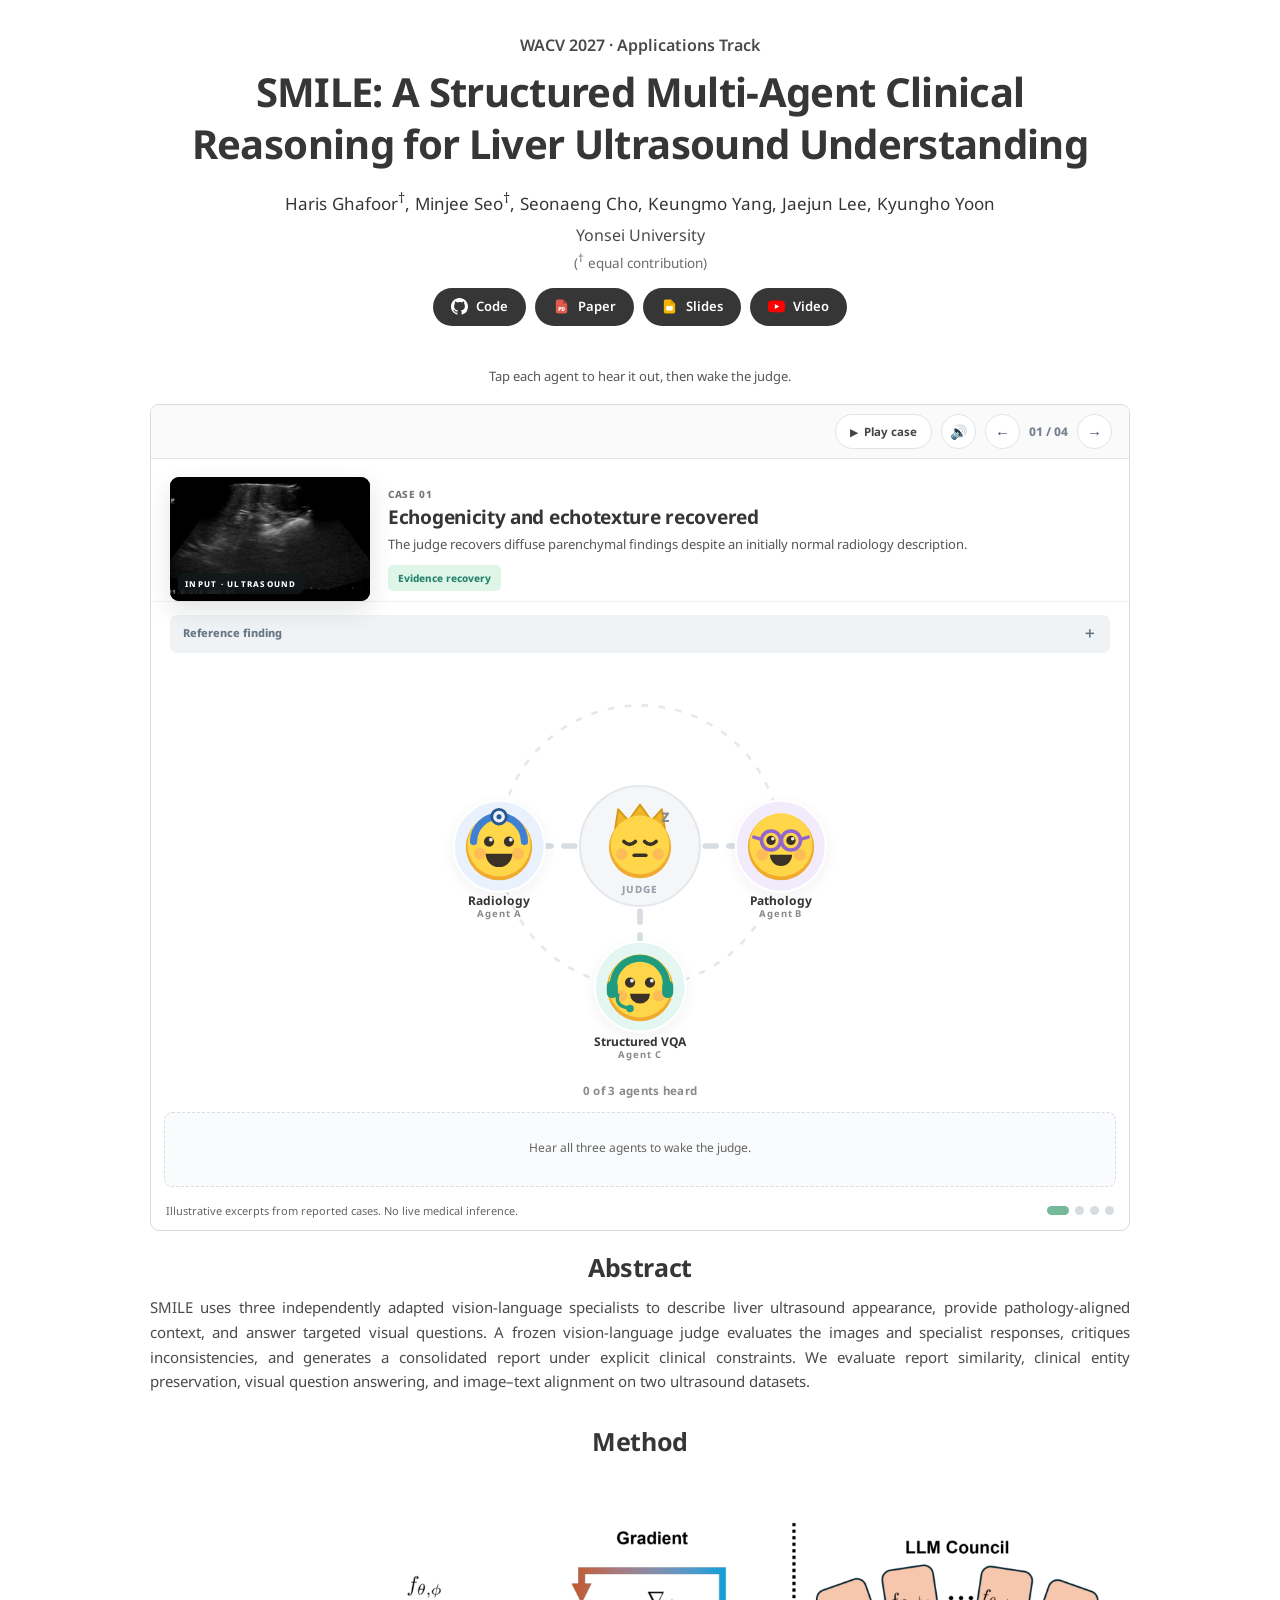
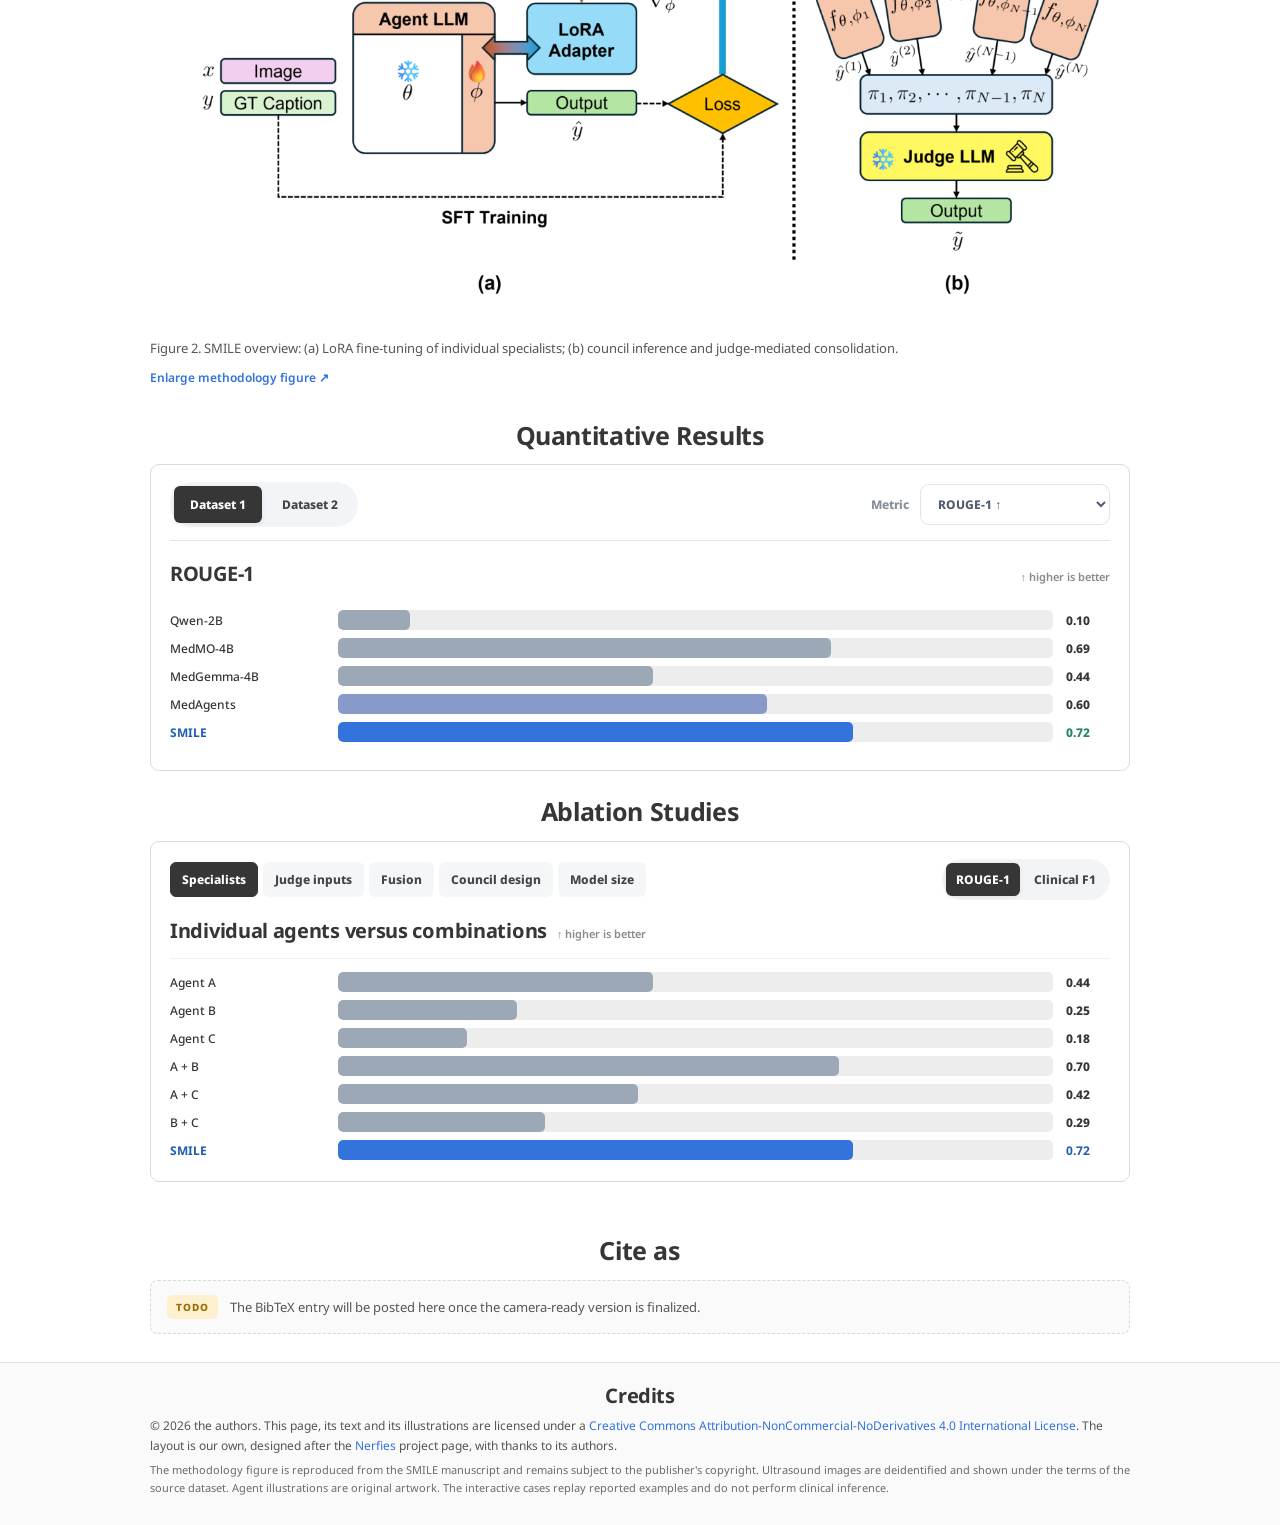
<file: docs/index.html>
<!DOCTYPE html>

<html lang="en">
<head>
<meta charset="utf-8"/><meta content="width=device-width, initial-scale=1" name="viewport"/>
<meta content="#ffffff" name="theme-color"/>
<meta content="SMILE: Structured Multi-Agent Clinical Reasoning for Liver Ultrasound Understanding. WACV 2027 research project page." name="description"/>
<title>SMILE | Structured Multi-Agent Clinical Reasoning</title>
<link crossorigin="" href="https://fonts.gstatic.com" rel="preconnect"/>
<link href="style.css" rel="stylesheet"/><script defer="" src="script.js"></script>
<link href="refinements.css" rel="stylesheet"/><link href="https://fonts.googleapis.com" rel="preconnect"/><link crossorigin="" href="https://fonts.gstatic.com" rel="preconnect"/><link href="https://fonts.googleapis.com/css2?family=Noto+Sans:wght@400;500;600;700&amp;family=Roboto:wght@400;500;600;700&amp;display=swap" rel="stylesheet"/><link href="academic.css" rel="stylesheet"/><link href="council.css" rel="stylesheet"/></head>
<body>
<main id="home">
<header class="head container"><p class="publication-venue">WACV 2027 · Applications Track</p>
<h1>SMILE: A Structured Multi-Agent Clinical Reasoning for Liver Ultrasound Understanding</h1>
<div aria-label="Paper authors" class="publication-authors">
<span>Haris Ghafoor<sup>&dagger;</sup></span>, <span>Minjee Seo<sup>&dagger;</sup></span>, <span>Seonaeng Cho</span>,
<span>Keungmo Yang</span>, <span>Jaejun Lee</span>, <span>Kyungho Yoon</span>
</div>
<p class="publication-affiliation">Yonsei University</p>
<p class="publication-note">(<sup>&dagger;</sup> equal contribution)</p>
<!-- Replace the placeholder hrefs below with the final paper, slides and video URLs. -->
<div aria-label="Paper resources" class="pub-links">
<a class="pub-link" href="https://github.com/CMME-Lab/SMILE">
<svg aria-hidden="true" class="pub-icon" viewbox="0 0 16 16"><path d="M8 0C3.58 0 0 3.58 0 8c0 3.54 2.29 6.53 5.47 7.59.4.07.55-.17.55-.38 0-.19-.01-.82-.01-1.49-2.01.37-2.53-.49-2.69-.94-.09-.23-.48-.94-.82-1.13-.28-.15-.68-.52-.01-.53.63-.01 1.08.58 1.23.82.72 1.21 1.87.87 2.33.66.07-.52.28-.87.51-1.07-1.78-.2-3.64-.89-3.64-3.95 0-.87.31-1.59.82-2.15-.08-.2-.36-1.02.08-2.12 0 0 .67-.21 2.2.82a7.6 7.6 0 0 1 2-.27c.68 0 1.36.09 2 .27 1.53-1.04 2.2-.82 2.2-.82.44 1.1.16 1.92.08 2.12.51.56.82 1.27.82 2.15 0 3.07-1.87 3.75-3.65 3.95.29.25.54.73.54 1.48 0 1.07-.01 1.93-.01 2.2 0 .21.15.46.55.38A8.01 8.01 0 0 0 16 8c0-4.42-3.58-8-8-8z" fill="#ffffff"></path></svg>
<span>Code</span></a>
<a class="pub-link" href="https://arxiv.org/html/2611.02581v1">
<svg aria-hidden="true" class="pub-icon" viewbox="0 0 24 24"><path d="M14 2H6.5A2.5 2.5 0 0 0 4 4.5v15A2.5 2.5 0 0 0 6.5 22h11a2.5 2.5 0 0 0 2.5-2.5V8z" fill="#e05a4e"></path><path d="M14 2l6 6h-6z" fill="#b8433a"></path><path d="M7.8 18.2v-5.6h2.1a1.75 1.75 0 0 1 0 3.5H9.2v2.1zm1.4-3.4h.6a.45.45 0 0 0 0-.9h-.6zm3.1 3.4v-5.6h1.9c1.5 0 2.4 1.1 2.4 2.8s-.9 2.8-2.4 2.8zm1.4-1.3h.4c.7 0 1.1-.6 1.1-1.5s-.4-1.5-1.1-1.5h-.4z" fill="#ffffff"></path></svg>
<span>Paper</span></a>
<a class="pub-link" href="#">
<svg aria-hidden="true" class="pub-icon" viewbox="0 0 24 24"><path d="M14 2H6.5A2.5 2.5 0 0 0 4 4.5v15A2.5 2.5 0 0 0 6.5 22h11a2.5 2.5 0 0 0 2.5-2.5V8z" fill="#f4b400"></path><path d="M14 2l6 6h-6z" fill="#d79600"></path><rect fill="#ffffff" height="6.4" rx="1" width="9.2" x="7.4" y="11.3"></rect></svg>
<span>Slides</span></a>
<a class="pub-link" href="#">
<svg aria-hidden="true" class="pub-icon" viewbox="0 0 24 24"><path d="M23.5 6.2a3 3 0 0 0-2.1-2.1C19.5 3.5 12 3.5 12 3.5s-7.5 0-9.4.6A3 3 0 0 0 .5 6.2 31 31 0 0 0 0 12a31 31 0 0 0 .5 5.8 3 3 0 0 0 2.1 2.1c1.9.6 9.4.6 9.4.6s7.5 0 9.4-.6a3 3 0 0 0 2.1-2.1A31 31 0 0 0 24 12a31 31 0 0 0-.5-5.8z" fill="#ff0000"></path><path d="M9.6 15.6V8.4l6.3 3.6z" fill="#ffffff"></path></svg>
<span>Video</span></a>
</div></header>
<section aria-label="Interactive case studies" class="story-section container" id="demo">
<div class="section-title"><p>Tap each agent to hear it out, then wake the judge.</p></div>
<div class="story-frame">
<div class="story-toolbar"><div class="case-controls"><button class="play-button" id="play-button" type="button"><span aria-hidden="true" id="play-icon">▶</span> <span id="play-label">Play case</span></button><button aria-label="Mute agent sounds" aria-pressed="true" class="sound-toggle" id="sound-toggle" type="button"><span aria-hidden="true" id="sound-icon">🔊</span></button><button aria-label="Previous case" class="round-control" id="case-prev" type="button">←</button><span class="case-counter" id="case-counter">01 / 04</span><button aria-label="Next case" class="round-control" id="case-next" type="button">→</button></div></div>
<div class="case-strip">
<div class="input-image"><img alt="Liver ultrasound example from the manuscript" id="ultrasound" loading="eager" src="assets/ultrasound/case_01.webp"/><div class="input-tag">INPUT · ULTRASOUND</div></div>
<div class="case-meta"><span class="case-eyebrow">CASE <span id="case-number">01</span></span><h3 id="case-heading"></h3><p id="case-description"></p><div class="case-chips"><span class="case-chip" id="case-type"></span></div></div>
</div>
<div class="case-ref"><button aria-controls="reference-box" aria-expanded="false" class="reference-toggle" id="reference-toggle" type="button">Reference finding <span>＋</span></button><div class="reference-text" hidden="" id="reference-box"><b>Reference report</b><p id="reference-report"></p></div></div>
<div class="stage-col">
<div class="bubble" data-bubble="a" hidden="" id="report-a">
<div class="bubble-head"><svg aria-hidden="true" class="bubble-face" viewbox="0 0 80 80"><circle cx="40" cy="41" fill="#f0ab2e" r="30"></circle><circle cx="40" cy="39" fill="#ffd54a" r="28.5"></circle><circle cx="31" cy="36" fill="#3a3226" r="4.5"></circle><circle cx="49" cy="36" fill="#3a3226" r="4.5"></circle><path d="M28 47a12 12 0 0 0 24 0z" fill="#3a3226"></path><path d="M17 36a23 23 0 0 1 46 0" fill="none" stroke="#3f7fd4" stroke-linecap="round" stroke-width="7"></path></svg><b>Agent A</b><i>Image appearance</i></div>
<p aria-live="polite" class="report-text" data-report="a"></p></div>
<div class="stage" id="stage">
<svg aria-hidden="true" class="stage-links" viewbox="0 0 100 100"><circle class="stage-ring" cx="50" cy="50" r="38"></circle><line class="stage-link" data-link="a" x1="23" x2="34.5" y1="50" y2="50"></line><line class="stage-link" data-link="b" x1="77" x2="65.5" y1="50" y2="50"></line><line class="stage-link" data-link="c" x1="50" x2="50" y1="77" y2="65.5"></line><circle class="pulse" cx="23" cy="50" data-pulse="a" r="2.6"></circle><circle class="pulse" cx="77" cy="50" data-pulse="b" r="2.6"></circle><circle class="pulse" cx="50" cy="77" data-pulse="c" r="2.6"></circle></svg>
<button aria-controls="report-a" aria-expanded="false" class="agent-pod" data-character="a" style="--pod:#3f7fd4;--pod-soft:#e9f1fc;--pod-deep:#28588f;left:12%;top:50%" type="button">
<span class="pod-disc"><svg aria-hidden="true" class="pod-avatar" viewbox="0 0 80 80">
<circle class="face-shade" cx="40" cy="41" r="30"></circle><circle class="face" cx="40" cy="39" r="28.5"></circle>
<circle class="blush" cx="23" cy="47" r="5.4"></circle><circle class="blush" cx="57" cy="47" r="5.4"></circle>
<g class="eyes"><circle class="eye" cx="31" cy="36" r="4.6"></circle><circle class="eye" cx="49" cy="36" r="4.6"></circle><circle class="glint" cx="32.7" cy="34.3" r="1.7"></circle><circle class="glint" cx="50.7" cy="34.3" r="1.7"></circle></g>
<path class="mouth" d="M28 47a12 12 0 0 0 24 0z"></path>
<path class="acc-line" d="M17 36a23 23 0 0 1 46 0"></path>
<circle cx="40" cy="13.5" fill="#eef3f9" r="6.6" stroke="var(--pod-deep)" stroke-width="2.6"></circle><circle cx="40" cy="13.5" fill="var(--pod-deep)" r="2.3"></circle>
</svg></span>
<span class="pod-label"><b>Radiology</b><i>Agent A</i></span></button>
<button aria-controls="report-b" aria-expanded="false" class="agent-pod" data-character="b" style="--pod:#9166cf;--pod-soft:#f2ebfc;--pod-deep:#6f49a6;left:88%;top:50%" type="button">
<span class="pod-disc"><svg aria-hidden="true" class="pod-avatar" viewbox="0 0 80 80">
<circle class="face-shade" cx="40" cy="41" r="30"></circle><circle class="face" cx="40" cy="39" r="28.5"></circle>
<circle class="blush" cx="23" cy="48" r="5.4"></circle><circle class="blush" cx="57" cy="48" r="5.4"></circle>
<g class="eyes"><circle class="eye" cx="31" cy="35" r="4.2"></circle><circle class="eye" cx="49" cy="35" r="4.2"></circle><circle class="glint" cx="32.6" cy="33.4" r="1.6"></circle><circle class="glint" cx="50.6" cy="33.4" r="1.6"></circle></g>
<path class="mouth" d="M30 48a10 10 0 0 0 20 0z"></path>
<g class="acc-glass"><circle cx="31" cy="35" r="8.6"></circle><circle cx="49" cy="35" r="8.6"></circle><path d="M39.6 35h.8"></path><path d="M22.4 34l-7-2M57.6 34l7-2"></path></g>
</svg></span>
<span class="pod-label"><b>Pathology</b><i>Agent B</i></span></button>
<button aria-controls="report-c" aria-expanded="false" class="agent-pod" data-character="c" style="--pod:#1f9b80;--pod-soft:#e4f6f1;--pod-deep:#167561;left:50%;top:88%" type="button">
<span class="pod-disc"><svg aria-hidden="true" class="pod-avatar" viewbox="0 0 80 80">
<circle class="face-shade" cx="40" cy="41" r="30"></circle><circle class="face" cx="40" cy="39" r="28.5"></circle>
<circle class="blush" cx="23" cy="48" r="5.4"></circle><circle class="blush" cx="57" cy="48" r="5.4"></circle>
<g class="eyes"><circle class="eye" cx="31" cy="36" r="4.6"></circle><circle class="eye" cx="49" cy="36" r="4.6"></circle><circle class="glint" cx="32.7" cy="34.3" r="1.7"></circle><circle class="glint" cx="50.7" cy="34.3" r="1.7"></circle></g>
<path class="mouth" d="M31 46a9 9 0 0 0 18 0z"></path>
<path class="acc-line" d="M16 38a24 24 0 0 1 48 0"></path>
<rect class="acc-fill" height="16" rx="5" width="10" x="10" y="34"></rect><rect class="acc-fill" height="16" rx="5" width="10" x="60" y="34"></rect>
<path class="acc-boom" d="M20 47q-3 10 10 12"></path><circle class="acc-fill" cx="31" cy="59.5" r="3.4"></circle>
</svg></span>
<span class="pod-label"><b>Structured VQA</b><i>Agent C</i></span></button>
<button aria-describedby="stage-hint" class="judge-core" disabled="" id="judge-button" type="button">
<span class="judge-face"><svg aria-hidden="true" viewbox="0 0 80 80">
<path class="crown" d="M18 35L21 15l9 10 10-14 10 14 9-10 3 20z"></path>
<circle class="face-shade" cx="40" cy="48" r="27"></circle><circle class="face" cx="40" cy="46" r="25.5"></circle>
<circle class="blush" cx="24" cy="54" r="5"></circle><circle class="blush" cx="56" cy="54" r="5"></circle>
<g class="judge-awake">
<g class="eyes"><circle class="eye" cx="31" cy="43" r="4.2"></circle><circle class="eye" cx="49" cy="43" r="4.2"></circle><circle class="glint" cx="32.6" cy="41.4" r="1.6"></circle><circle class="glint" cx="50.6" cy="41.4" r="1.6"></circle></g>
<path class="mouth" d="M29 54a11 11 0 0 0 22 0z"></path>
<g class="acc-glass"><circle cx="49" cy="43" r="8.4"></circle><path d="M49 51.4v7.5"></path></g>
</g>
<g class="judge-asleep">
<path class="lid" d="M26 43q5 5 10 0M44 43q5 5 10 0"></path>
<path class="lid" d="M35 55h10"></path>
<text class="zzz" x="58" y="26">z</text>
</g>
</svg></span>
<span class="judge-name">Judge</span></button>
</div>
<div class="bubble" data-bubble="b" hidden="" id="report-b">
<div class="bubble-head"><svg aria-hidden="true" class="bubble-face" viewbox="0 0 80 80"><circle cx="40" cy="41" fill="#f0ab2e" r="30"></circle><circle cx="40" cy="39" fill="#ffd54a" r="28.5"></circle><circle cx="31" cy="35" fill="#3a3226" r="4.2"></circle><circle cx="49" cy="35" fill="#3a3226" r="4.2"></circle><path d="M30 48a10 10 0 0 0 20 0z" fill="#3a3226"></path><g fill="none" stroke="#9166cf" stroke-width="3.4"><circle cx="31" cy="35" r="8.6"></circle><circle cx="49" cy="35" r="8.6"></circle></g></svg><b>Agent B</b><i>Pathology-aligned context</i></div>
<p aria-live="polite" class="report-text" data-report="b"></p></div>
<div class="bubble" data-bubble="c" hidden="" id="report-c">
<div class="bubble-head"><svg aria-hidden="true" class="bubble-face" viewbox="0 0 80 80"><circle cx="40" cy="41" fill="#f0ab2e" r="30"></circle><circle cx="40" cy="39" fill="#ffd54a" r="28.5"></circle><circle cx="31" cy="36" fill="#3a3226" r="4.6"></circle><circle cx="49" cy="36" fill="#3a3226" r="4.6"></circle><path d="M31 46a9 9 0 0 0 18 0z" fill="#3a3226"></path><path d="M16 38a24 24 0 0 1 48 0" fill="none" stroke="#1f9b80" stroke-linecap="round" stroke-width="6"></path></svg><b>Agent C</b><i>Clinical attributes</i></div>
<p aria-live="polite" class="report-text" data-report="c"></p></div>
<p class="stage-hint" id="stage-hint">0 of 3 agents heard</p>
</div>
<div aria-live="polite" class="judgement" id="judgement"><div class="judgement-empty" id="judge-placeholder">Hear all three agents to wake the judge.</div><div class="judgement-content" hidden="" id="judgement-content"><div class="judgement-label">Judge's final report <span class="report-stamp" id="report-stamp">Selected example</span></div><div class="final-text" id="final-text"></div><div class="trace-panel" hidden="" id="trace-panel"><div class="trace-title">Where the wording comes from <span>content-word overlap, illustrative</span></div><div class="trace-rows" id="trace-rows"></div><div class="trace-grades" id="trace-grades"><span class="grade-head">Agent B &middot; graded attributes <em>no wording to trace</em></span><span class="grade-chips" id="grade-chips"></span></div></div><div class="case-lesson"><span class="lesson-icon" id="lesson-icon">✓</span><p id="lesson"></p></div></div></div>
<div class="story-footer"><span>Illustrative excerpts from reported cases. No live medical inference.</span><div aria-label="Case selector" class="case-dots" id="case-dots"></div></div>
</div>
</section>
<section aria-labelledby="abstract-title" class="intro-blurb container"><h2 id="abstract-title">Abstract</h2><p>SMILE uses three independently adapted vision-language specialists to describe liver ultrasound appearance, provide pathology-aligned context, and answer targeted visual questions. A frozen vision-language judge evaluates the images and specialist responses, critiques inconsistencies, and generates a consolidated report under explicit clinical constraints. We evaluate report similarity, clinical entity preservation, visual question answering, and image–text alignment on two ultrasound datasets.</p></section><section aria-labelledby="method-title" class="method-section container" id="method">
<h2 id="method-title">Method</h2>
<figure class="method-figure">
<img alt="Original Figure 2 from the SMILE manuscript. Panel (a) illustrates SFT adaptation of an agent with LoRA. Panel (b) illustrates the LLM council and frozen judge used for report consolidation." loading="lazy" src="assets/methodology-from-paper.png"/>
<figcaption>Figure 2. SMILE overview: (a) LoRA fine-tuning of individual specialists; (b) council inference and judge-mediated consolidation.</figcaption><button class="method-expand" id="method-expand" type="button">Enlarge methodology figure ↗</button>
</figure><dialog class="method-dialog" id="method-dialog"><div class="method-dialog-head"><strong>SMILE Method</strong><button aria-label="Close methodology figure" id="method-close" type="button">Close ×</button></div><div class="method-dialog-view"><img alt="Original Figure 2 from the SMILE manuscript. Panel (a) illustrates SFT adaptation of an agent with LoRA. Panel (b) illustrates the LLM council and frozen judge used for report consolidation." src="assets/methodology-from-paper.png"/></div></dialog></section>
<section class="results-section container" id="results">
<div class="section-title"><h2>Quantitative Results</h2></div>
<div class="result-card"><div class="result-head"><div aria-label="Choose dataset" class="tabs" id="dataset-tabs" role="group"><button aria-pressed="true" class="tab is-active" data-dataset="d1">Dataset 1</button><button aria-pressed="false" class="tab" data-dataset="d2">Dataset 2</button></div><div class="dropdown-wrap"><label for="result-metric">Metric</label><select id="result-metric"><option value="r1">ROUGE-1 ↑</option><option value="rl">ROUGE-L ↑</option><option value="meteor">METEOR ↑</option><option value="ce">Clinical entity F1 ↑</option><option value="vqa">VQA F1 ↑</option></select></div></div><div class="result-subhead"><h3 id="result-chart-title">ROUGE-1</h3><span class="metric-hint">higher is better</span></div><div aria-label="Model comparison chart" class="bar-chart" id="result-bars" role="img"></div></div>
</section>
<section class="ablation-section container" id="ablation">
<div class="section-title"><h2>Ablation Studies</h2></div>
<div class="ablation-card"><div class="ablation-top"><div aria-label="Ablation experiment" class="ablation-tabs" id="ablation-tabs" role="group"><button aria-pressed="true" class="ab-tab active" data-ablation="specialists">Specialists</button><button aria-pressed="false" class="ab-tab" data-ablation="judge">Judge inputs</button><button aria-pressed="false" class="ab-tab" data-ablation="fusion">Fusion</button><button aria-pressed="false" class="ab-tab" data-ablation="council">Council design</button><button aria-pressed="false" class="ab-tab" data-ablation="capacity">Model size</button></div><div aria-label="Ablation metric" class="metric-toggle" role="group"><button aria-pressed="true" class="active" data-ab-metric="r1">ROUGE-1</button><button aria-pressed="false" data-ab-metric="ce">Clinical F1</button></div></div><div class="ablation-heading"><h3 id="ablation-title">Individual agents versus combinations</h3><span class="metric-hint">higher is better</span></div><div class="ablation-bars" id="ablation-bars"></div></div>
</section><section class="citation-section container" id="citation"><h2>Cite as</h2><div class="citation-todo"><span class="todo-badge">TODO</span><p>The BibTeX entry will be posted here once the camera-ready version is finalized.</p></div></section>
</main><footer class="footer"><div class="container credits-wrapper"><h2>Credits</h2><p>&copy; 2026 the authors. This page, its text and its illustrations are licensed under a <a href="https://creativecommons.org/licenses/by-nc-nd/4.0/" rel="noopener" target="_blank">Creative Commons Attribution-NonCommercial-NoDerivatives 4.0 International License</a>. The layout is our own, designed after the <a href="https://nerfies.github.io" rel="noopener" target="_blank">Nerfies</a> project page, with thanks to its authors.</p><p class="credits-note">The methodology figure is reproduced from the SMILE manuscript and remains subject to the publisher's copyright. Ultrasound images are deidentified and shown under the terms of the source dataset. Agent illustrations are original artwork. The interactive cases replay reported examples and do not perform clinical inference.</p></div></footer>
</body>
</html>
</file>
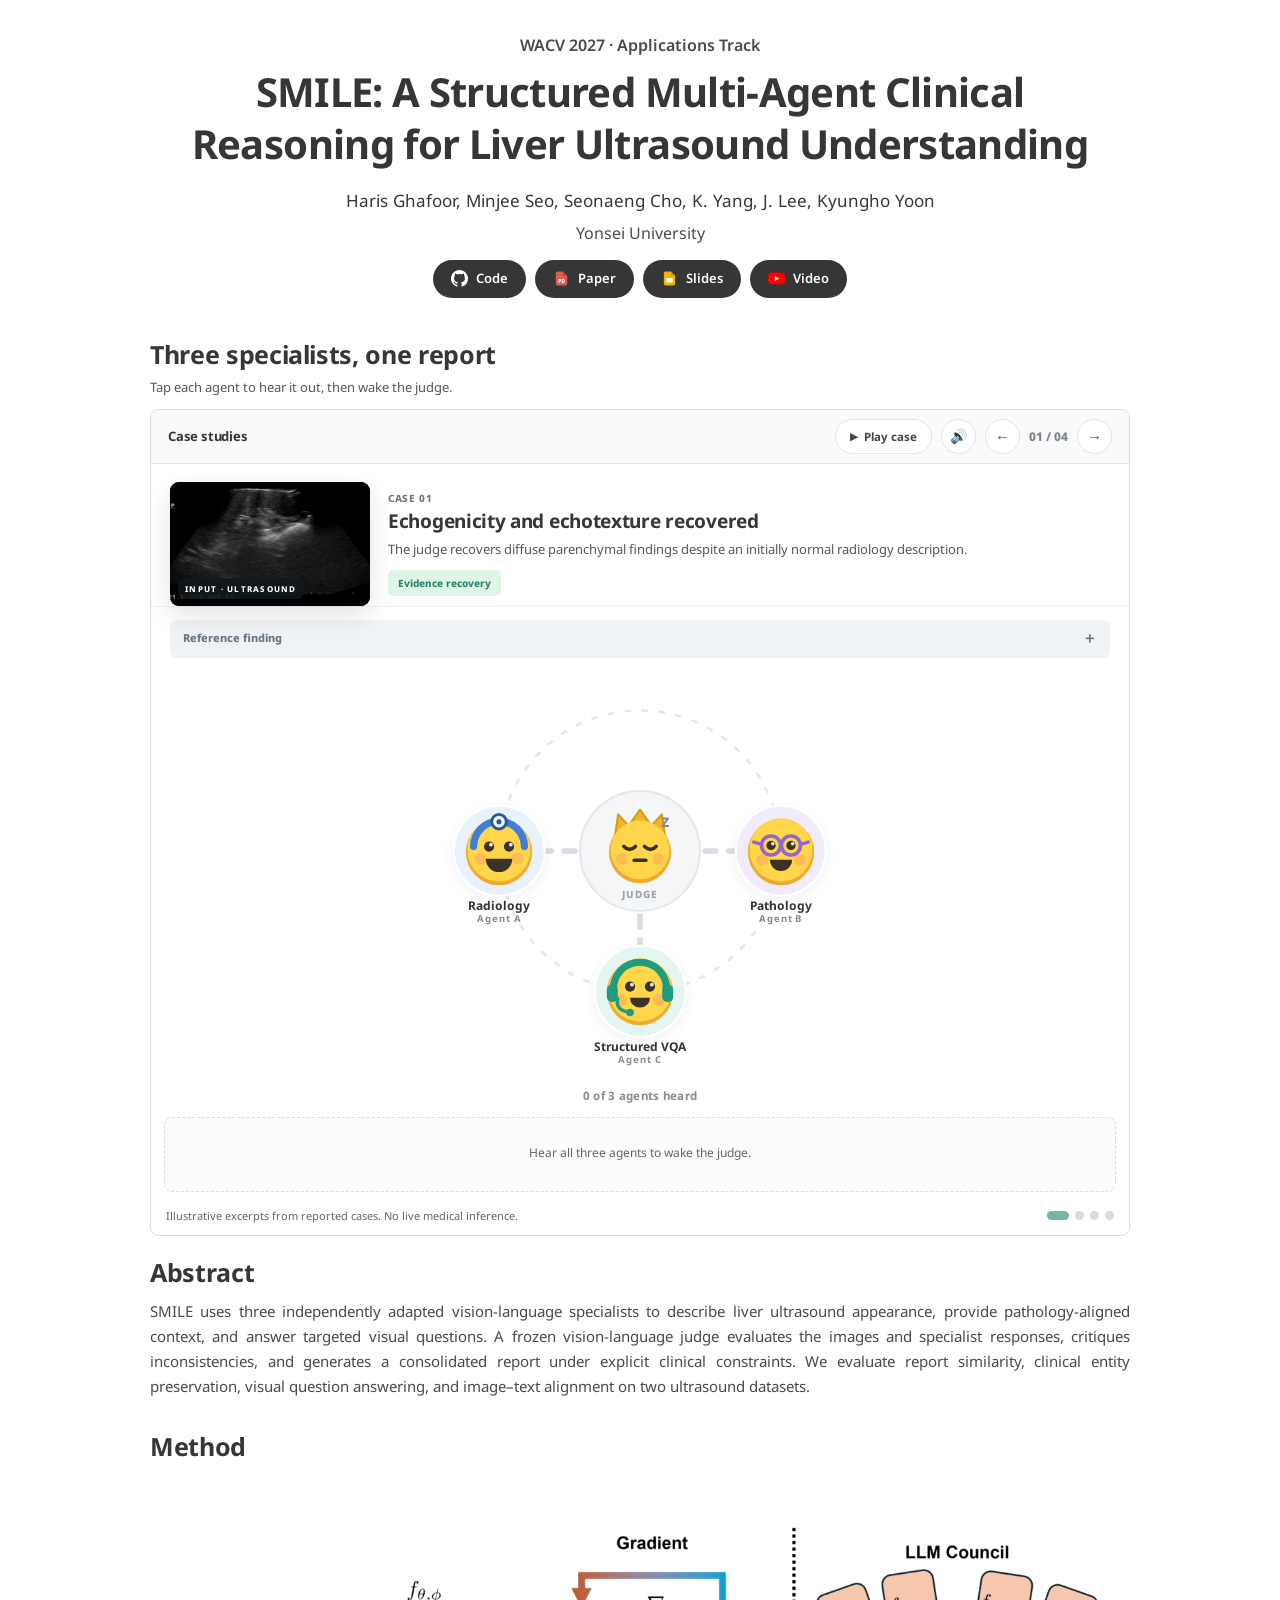
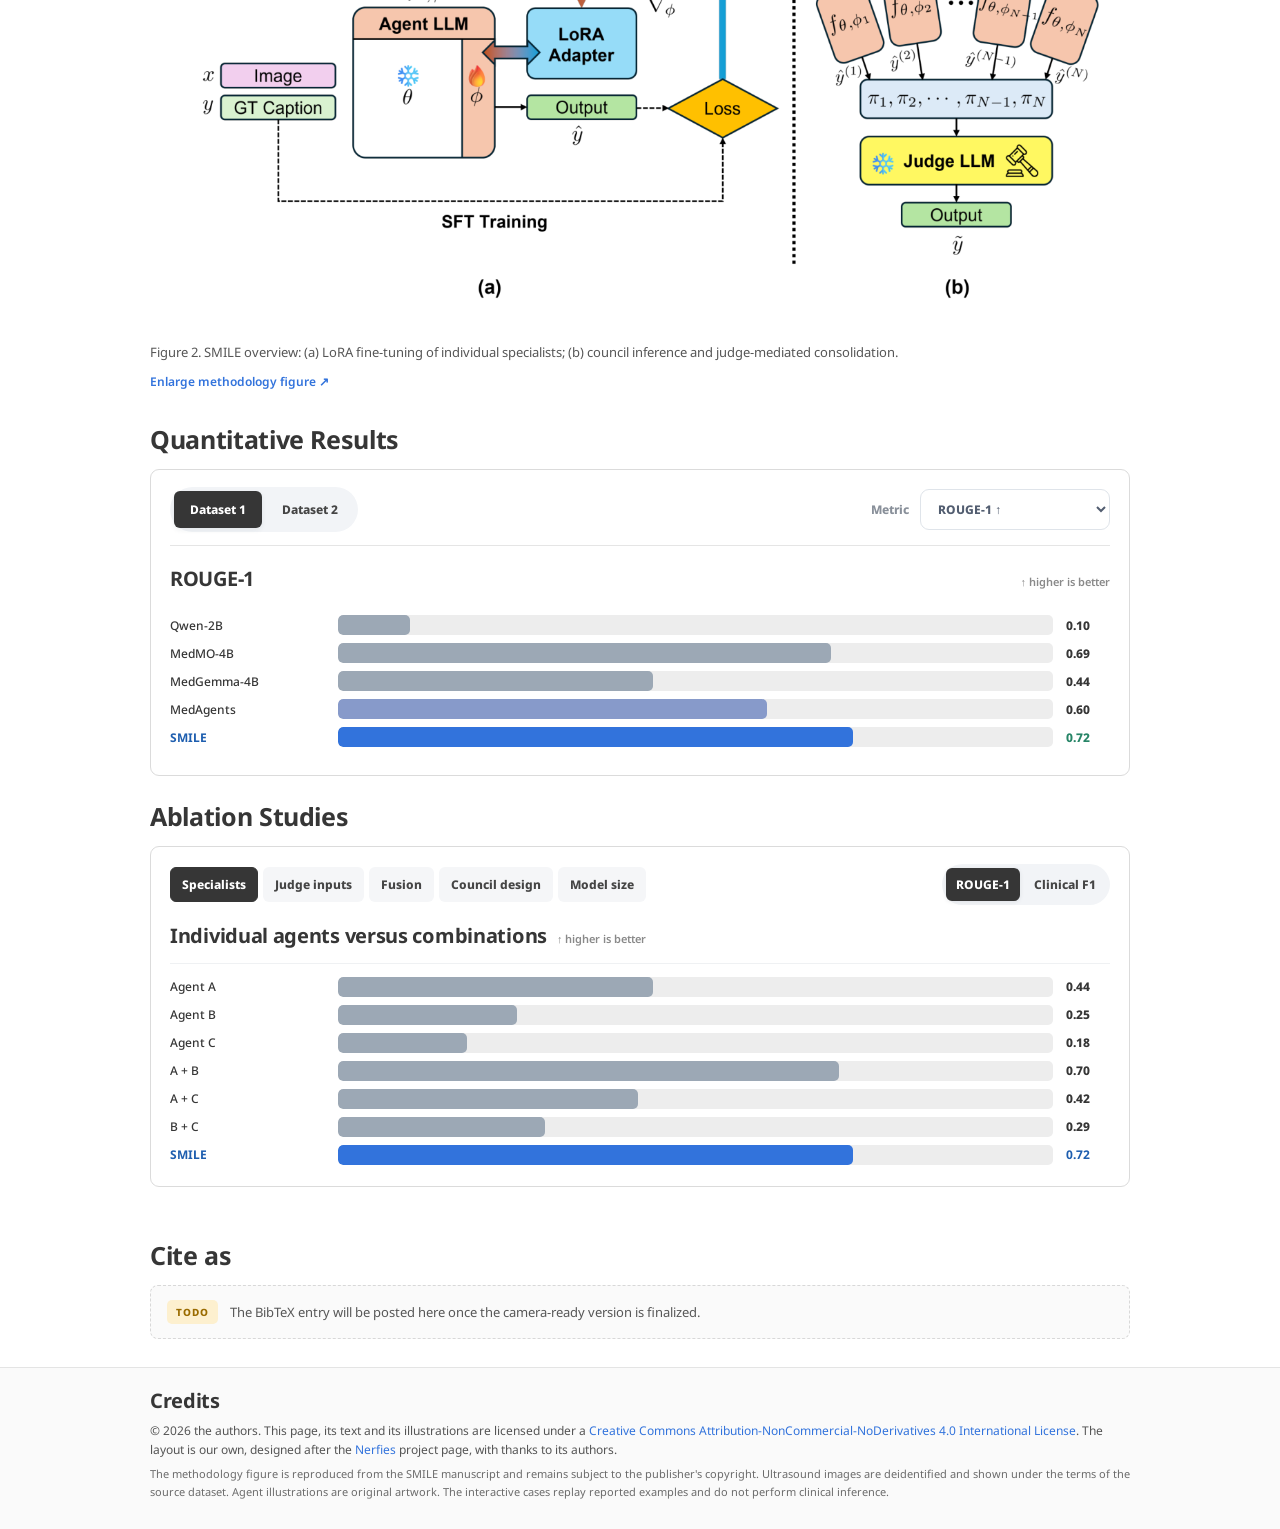
<file: project_page/index.html>
<!DOCTYPE html>

<html lang="en">
<head>
<meta charset="utf-8"/><meta content="width=device-width, initial-scale=1" name="viewport"/>
<meta content="#ffffff" name="theme-color"/>
<meta content="SMILE: Structured Multi-Agent Clinical Reasoning for Liver Ultrasound Understanding. WACV 2027 research project page." name="description"/>
<title>SMILE | Structured Multi-Agent Clinical Reasoning</title>
<link crossorigin="" href="https://fonts.gstatic.com" rel="preconnect"/>
<link href="style.css" rel="stylesheet"/><script defer="" src="script.js"></script>
<link href="refinements.css" rel="stylesheet"/><link href="https://fonts.googleapis.com" rel="preconnect"/><link crossorigin="" href="https://fonts.gstatic.com" rel="preconnect"/><link href="https://fonts.googleapis.com/css2?family=Noto+Sans:wght@400;500;600;700&amp;family=Roboto:wght@400;500;600;700&amp;display=swap" rel="stylesheet"/><link href="academic.css" rel="stylesheet"/><link href="council.css" rel="stylesheet"/></head>
<body>
<main id="home">
<header class="head container"><p class="publication-venue">WACV 2027 · Applications Track</p>
<h1>SMILE: A Structured Multi-Agent Clinical Reasoning for Liver Ultrasound Understanding</h1>
<div aria-label="Paper authors" class="publication-authors">
<span>Haris Ghafoor</span>, <span>Minjee Seo</span>, <span>Seonaeng Cho</span>,
<span>K. Yang</span>, <span>J. Lee</span>, <span>Kyungho Yoon</span>
</div>
<p class="publication-affiliation">Yonsei University</p>
<!-- Replace the placeholder hrefs below with the final paper, slides and video URLs. -->
<div aria-label="Paper resources" class="pub-links">
<a class="pub-link" href="https://github.com/CMME-Lab/SMILE">
<svg aria-hidden="true" class="pub-icon" viewbox="0 0 16 16"><path d="M8 0C3.58 0 0 3.58 0 8c0 3.54 2.29 6.53 5.47 7.59.4.07.55-.17.55-.38 0-.19-.01-.82-.01-1.49-2.01.37-2.53-.49-2.69-.94-.09-.23-.48-.94-.82-1.13-.28-.15-.68-.52-.01-.53.63-.01 1.08.58 1.23.82.72 1.21 1.87.87 2.33.66.07-.52.28-.87.51-1.07-1.78-.2-3.64-.89-3.64-3.95 0-.87.31-1.59.82-2.15-.08-.2-.36-1.02.08-2.12 0 0 .67-.21 2.2.82a7.6 7.6 0 0 1 2-.27c.68 0 1.36.09 2 .27 1.53-1.04 2.2-.82 2.2-.82.44 1.1.16 1.92.08 2.12.51.56.82 1.27.82 2.15 0 3.07-1.87 3.75-3.65 3.95.29.25.54.73.54 1.48 0 1.07-.01 1.93-.01 2.2 0 .21.15.46.55.38A8.01 8.01 0 0 0 16 8c0-4.42-3.58-8-8-8z" fill="#ffffff"></path></svg>
<span>Code</span></a>
<a class="pub-link" href="#">
<svg aria-hidden="true" class="pub-icon" viewbox="0 0 24 24"><path d="M14 2H6.5A2.5 2.5 0 0 0 4 4.5v15A2.5 2.5 0 0 0 6.5 22h11a2.5 2.5 0 0 0 2.5-2.5V8z" fill="#e05a4e"></path><path d="M14 2l6 6h-6z" fill="#b8433a"></path><path d="M7.8 18.2v-5.6h2.1a1.75 1.75 0 0 1 0 3.5H9.2v2.1zm1.4-3.4h.6a.45.45 0 0 0 0-.9h-.6zm3.1 3.4v-5.6h1.9c1.5 0 2.4 1.1 2.4 2.8s-.9 2.8-2.4 2.8zm1.4-1.3h.4c.7 0 1.1-.6 1.1-1.5s-.4-1.5-1.1-1.5h-.4z" fill="#ffffff"></path></svg>
<span>Paper</span></a>
<a class="pub-link" href="#">
<svg aria-hidden="true" class="pub-icon" viewbox="0 0 24 24"><path d="M14 2H6.5A2.5 2.5 0 0 0 4 4.5v15A2.5 2.5 0 0 0 6.5 22h11a2.5 2.5 0 0 0 2.5-2.5V8z" fill="#f4b400"></path><path d="M14 2l6 6h-6z" fill="#d79600"></path><rect fill="#ffffff" height="6.4" rx="1" width="9.2" x="7.4" y="11.3"></rect></svg>
<span>Slides</span></a>
<a class="pub-link" href="#">
<svg aria-hidden="true" class="pub-icon" viewbox="0 0 24 24"><path d="M23.5 6.2a3 3 0 0 0-2.1-2.1C19.5 3.5 12 3.5 12 3.5s-7.5 0-9.4.6A3 3 0 0 0 .5 6.2 31 31 0 0 0 0 12a31 31 0 0 0 .5 5.8 3 3 0 0 0 2.1 2.1c1.9.6 9.4.6 9.4.6s7.5 0 9.4-.6a3 3 0 0 0 2.1-2.1A31 31 0 0 0 24 12a31 31 0 0 0-.5-5.8z" fill="#ff0000"></path><path d="M9.6 15.6V8.4l6.3 3.6z" fill="#ffffff"></path></svg>
<span>Video</span></a>
</div></header>
<section aria-labelledby="demo-title" class="story-section container" id="demo">
<div class="section-title"><h2 id="demo-title">Three specialists, one report</h2><p>Tap each agent to hear it out, then wake the judge.</p></div>
<div class="story-frame">
<div class="story-toolbar"><div class="story-title">Case studies</div><div class="case-controls"><button class="play-button" id="play-button" type="button"><span aria-hidden="true" id="play-icon">▶</span> <span id="play-label">Play case</span></button><button aria-label="Mute agent sounds" aria-pressed="true" class="sound-toggle" id="sound-toggle" type="button"><span aria-hidden="true" id="sound-icon">🔊</span></button><button aria-label="Previous case" class="round-control" id="case-prev" type="button">←</button><span class="case-counter" id="case-counter">01 / 04</span><button aria-label="Next case" class="round-control" id="case-next" type="button">→</button></div></div>
<div class="case-strip">
<div class="input-image"><img alt="Liver ultrasound example from the manuscript" id="ultrasound" loading="eager" src="assets/ultrasound/case_01.webp"/><div class="input-tag">INPUT · ULTRASOUND</div></div>
<div class="case-meta"><span class="case-eyebrow">CASE <span id="case-number">01</span></span><h3 id="case-heading"></h3><p id="case-description"></p><div class="case-chips"><span class="case-chip" id="case-type"></span></div></div>
</div>
<div class="case-ref"><button aria-controls="reference-box" aria-expanded="false" class="reference-toggle" id="reference-toggle" type="button">Reference finding <span>＋</span></button><div class="reference-text" hidden="" id="reference-box"><b>Reference report</b><p id="reference-report"></p></div></div>
<div class="stage-col">
<div class="bubble" data-bubble="a" hidden="" id="report-a">
<div class="bubble-head"><svg aria-hidden="true" class="bubble-face" viewbox="0 0 80 80"><circle cx="40" cy="41" fill="#f0ab2e" r="30"></circle><circle cx="40" cy="39" fill="#ffd54a" r="28.5"></circle><circle cx="31" cy="36" fill="#3a3226" r="4.5"></circle><circle cx="49" cy="36" fill="#3a3226" r="4.5"></circle><path d="M28 47a12 12 0 0 0 24 0z" fill="#3a3226"></path><path d="M17 36a23 23 0 0 1 46 0" fill="none" stroke="#3f7fd4" stroke-linecap="round" stroke-width="7"></path></svg><b>Agent A</b><i>Image appearance</i></div>
<p aria-live="polite" class="report-text" data-report="a"></p></div>
<div class="stage" id="stage">
<svg aria-hidden="true" class="stage-links" viewbox="0 0 100 100"><circle class="stage-ring" cx="50" cy="50" r="38"></circle><line class="stage-link" data-link="a" x1="23" x2="34.5" y1="50" y2="50"></line><line class="stage-link" data-link="b" x1="77" x2="65.5" y1="50" y2="50"></line><line class="stage-link" data-link="c" x1="50" x2="50" y1="77" y2="65.5"></line><circle class="pulse" cx="23" cy="50" data-pulse="a" r="2.6"></circle><circle class="pulse" cx="77" cy="50" data-pulse="b" r="2.6"></circle><circle class="pulse" cx="50" cy="77" data-pulse="c" r="2.6"></circle></svg>
<button aria-controls="report-a" aria-expanded="false" class="agent-pod" data-character="a" style="--pod:#3f7fd4;--pod-soft:#e9f1fc;--pod-deep:#28588f;left:12%;top:50%" type="button">
<span class="pod-disc"><svg aria-hidden="true" class="pod-avatar" viewbox="0 0 80 80">
<circle class="face-shade" cx="40" cy="41" r="30"></circle><circle class="face" cx="40" cy="39" r="28.5"></circle>
<circle class="blush" cx="23" cy="47" r="5.4"></circle><circle class="blush" cx="57" cy="47" r="5.4"></circle>
<g class="eyes"><circle class="eye" cx="31" cy="36" r="4.6"></circle><circle class="eye" cx="49" cy="36" r="4.6"></circle><circle class="glint" cx="32.7" cy="34.3" r="1.7"></circle><circle class="glint" cx="50.7" cy="34.3" r="1.7"></circle></g>
<path class="mouth" d="M28 47a12 12 0 0 0 24 0z"></path>
<path class="acc-line" d="M17 36a23 23 0 0 1 46 0"></path>
<circle cx="40" cy="13.5" fill="#eef3f9" r="6.6" stroke="var(--pod-deep)" stroke-width="2.6"></circle><circle cx="40" cy="13.5" fill="var(--pod-deep)" r="2.3"></circle>
</svg></span>
<span class="pod-label"><b>Radiology</b><i>Agent A</i></span></button>
<button aria-controls="report-b" aria-expanded="false" class="agent-pod" data-character="b" style="--pod:#9166cf;--pod-soft:#f2ebfc;--pod-deep:#6f49a6;left:88%;top:50%" type="button">
<span class="pod-disc"><svg aria-hidden="true" class="pod-avatar" viewbox="0 0 80 80">
<circle class="face-shade" cx="40" cy="41" r="30"></circle><circle class="face" cx="40" cy="39" r="28.5"></circle>
<circle class="blush" cx="23" cy="48" r="5.4"></circle><circle class="blush" cx="57" cy="48" r="5.4"></circle>
<g class="eyes"><circle class="eye" cx="31" cy="35" r="4.2"></circle><circle class="eye" cx="49" cy="35" r="4.2"></circle><circle class="glint" cx="32.6" cy="33.4" r="1.6"></circle><circle class="glint" cx="50.6" cy="33.4" r="1.6"></circle></g>
<path class="mouth" d="M30 48a10 10 0 0 0 20 0z"></path>
<g class="acc-glass"><circle cx="31" cy="35" r="8.6"></circle><circle cx="49" cy="35" r="8.6"></circle><path d="M39.6 35h.8"></path><path d="M22.4 34l-7-2M57.6 34l7-2"></path></g>
</svg></span>
<span class="pod-label"><b>Pathology</b><i>Agent B</i></span></button>
<button aria-controls="report-c" aria-expanded="false" class="agent-pod" data-character="c" style="--pod:#1f9b80;--pod-soft:#e4f6f1;--pod-deep:#167561;left:50%;top:88%" type="button">
<span class="pod-disc"><svg aria-hidden="true" class="pod-avatar" viewbox="0 0 80 80">
<circle class="face-shade" cx="40" cy="41" r="30"></circle><circle class="face" cx="40" cy="39" r="28.5"></circle>
<circle class="blush" cx="23" cy="48" r="5.4"></circle><circle class="blush" cx="57" cy="48" r="5.4"></circle>
<g class="eyes"><circle class="eye" cx="31" cy="36" r="4.6"></circle><circle class="eye" cx="49" cy="36" r="4.6"></circle><circle class="glint" cx="32.7" cy="34.3" r="1.7"></circle><circle class="glint" cx="50.7" cy="34.3" r="1.7"></circle></g>
<path class="mouth" d="M31 46a9 9 0 0 0 18 0z"></path>
<path class="acc-line" d="M16 38a24 24 0 0 1 48 0"></path>
<rect class="acc-fill" height="16" rx="5" width="10" x="10" y="34"></rect><rect class="acc-fill" height="16" rx="5" width="10" x="60" y="34"></rect>
<path class="acc-boom" d="M20 47q-3 10 10 12"></path><circle class="acc-fill" cx="31" cy="59.5" r="3.4"></circle>
</svg></span>
<span class="pod-label"><b>Structured VQA</b><i>Agent C</i></span></button>
<button aria-describedby="stage-hint" class="judge-core" disabled="" id="judge-button" type="button">
<span class="judge-face"><svg aria-hidden="true" viewbox="0 0 80 80">
<path class="crown" d="M18 35L21 15l9 10 10-14 10 14 9-10 3 20z"></path>
<circle class="face-shade" cx="40" cy="48" r="27"></circle><circle class="face" cx="40" cy="46" r="25.5"></circle>
<circle class="blush" cx="24" cy="54" r="5"></circle><circle class="blush" cx="56" cy="54" r="5"></circle>
<g class="judge-awake">
<g class="eyes"><circle class="eye" cx="31" cy="43" r="4.2"></circle><circle class="eye" cx="49" cy="43" r="4.2"></circle><circle class="glint" cx="32.6" cy="41.4" r="1.6"></circle><circle class="glint" cx="50.6" cy="41.4" r="1.6"></circle></g>
<path class="mouth" d="M29 54a11 11 0 0 0 22 0z"></path>
<g class="acc-glass"><circle cx="49" cy="43" r="8.4"></circle><path d="M49 51.4v7.5"></path></g>
</g>
<g class="judge-asleep">
<path class="lid" d="M26 43q5 5 10 0M44 43q5 5 10 0"></path>
<path class="lid" d="M35 55h10"></path>
<text class="zzz" x="58" y="26">z</text>
</g>
</svg></span>
<span class="judge-name">Judge</span></button>
</div>
<div class="bubble" data-bubble="b" hidden="" id="report-b">
<div class="bubble-head"><svg aria-hidden="true" class="bubble-face" viewbox="0 0 80 80"><circle cx="40" cy="41" fill="#f0ab2e" r="30"></circle><circle cx="40" cy="39" fill="#ffd54a" r="28.5"></circle><circle cx="31" cy="35" fill="#3a3226" r="4.2"></circle><circle cx="49" cy="35" fill="#3a3226" r="4.2"></circle><path d="M30 48a10 10 0 0 0 20 0z" fill="#3a3226"></path><g fill="none" stroke="#9166cf" stroke-width="3.4"><circle cx="31" cy="35" r="8.6"></circle><circle cx="49" cy="35" r="8.6"></circle></g></svg><b>Agent B</b><i>Pathology-aligned context</i></div>
<p aria-live="polite" class="report-text" data-report="b"></p></div>
<div class="bubble" data-bubble="c" hidden="" id="report-c">
<div class="bubble-head"><svg aria-hidden="true" class="bubble-face" viewbox="0 0 80 80"><circle cx="40" cy="41" fill="#f0ab2e" r="30"></circle><circle cx="40" cy="39" fill="#ffd54a" r="28.5"></circle><circle cx="31" cy="36" fill="#3a3226" r="4.6"></circle><circle cx="49" cy="36" fill="#3a3226" r="4.6"></circle><path d="M31 46a9 9 0 0 0 18 0z" fill="#3a3226"></path><path d="M16 38a24 24 0 0 1 48 0" fill="none" stroke="#1f9b80" stroke-linecap="round" stroke-width="6"></path></svg><b>Agent C</b><i>Clinical attributes</i></div>
<p aria-live="polite" class="report-text" data-report="c"></p></div>
<p class="stage-hint" id="stage-hint">0 of 3 agents heard</p>
</div>
<div aria-live="polite" class="judgement" id="judgement"><div class="judgement-empty" id="judge-placeholder">Hear all three agents to wake the judge.</div><div class="judgement-content" hidden="" id="judgement-content"><div class="judgement-label">Judge's final report <span class="report-stamp" id="report-stamp">Selected example</span></div><div class="final-text" id="final-text"></div><div class="trace-panel" hidden="" id="trace-panel"><div class="trace-title">Where the wording comes from <span>content-word overlap, illustrative</span></div><div class="trace-rows" id="trace-rows"></div><div class="trace-grades" id="trace-grades"><span class="grade-head">Agent B &middot; graded attributes <em>no wording to trace</em></span><span class="grade-chips" id="grade-chips"></span></div></div><div class="case-lesson"><span class="lesson-icon" id="lesson-icon">✓</span><p id="lesson"></p></div></div></div>
<div class="story-footer"><span>Illustrative excerpts from reported cases. No live medical inference.</span><div aria-label="Case selector" class="case-dots" id="case-dots"></div></div>
</div>
</section>
<section aria-labelledby="abstract-title" class="intro-blurb container"><h2 id="abstract-title">Abstract</h2><p>SMILE uses three independently adapted vision-language specialists to describe liver ultrasound appearance, provide pathology-aligned context, and answer targeted visual questions. A frozen vision-language judge evaluates the images and specialist responses, critiques inconsistencies, and generates a consolidated report under explicit clinical constraints. We evaluate report similarity, clinical entity preservation, visual question answering, and image–text alignment on two ultrasound datasets.</p></section><section aria-labelledby="method-title" class="method-section container" id="method">
<h2 id="method-title">Method</h2>
<figure class="method-figure">
<img alt="Original Figure 2 from the SMILE manuscript. Panel (a) illustrates SFT adaptation of an agent with LoRA. Panel (b) illustrates the LLM council and frozen judge used for report consolidation." loading="lazy" src="assets/methodology-from-paper.png"/>
<figcaption>Figure 2. SMILE overview: (a) LoRA fine-tuning of individual specialists; (b) council inference and judge-mediated consolidation.</figcaption><button class="method-expand" id="method-expand" type="button">Enlarge methodology figure ↗</button>
</figure><dialog class="method-dialog" id="method-dialog"><div class="method-dialog-head"><strong>SMILE Method</strong><button aria-label="Close methodology figure" id="method-close" type="button">Close ×</button></div><div class="method-dialog-view"><img alt="Original Figure 2 from the SMILE manuscript. Panel (a) illustrates SFT adaptation of an agent with LoRA. Panel (b) illustrates the LLM council and frozen judge used for report consolidation." src="assets/methodology-from-paper.png"/></div></dialog></section>
<section class="results-section container" id="results">
<div class="section-title"><h2>Quantitative Results</h2></div>
<div class="result-card"><div class="result-head"><div aria-label="Choose dataset" class="tabs" id="dataset-tabs" role="group"><button aria-pressed="true" class="tab is-active" data-dataset="d1">Dataset 1</button><button aria-pressed="false" class="tab" data-dataset="d2">Dataset 2</button></div><div class="dropdown-wrap"><label for="result-metric">Metric</label><select id="result-metric"><option value="r1">ROUGE-1 ↑</option><option value="rl">ROUGE-L ↑</option><option value="meteor">METEOR ↑</option><option value="ce">Clinical entity F1 ↑</option><option value="vqa">VQA F1 ↑</option></select></div></div><div class="result-subhead"><h3 id="result-chart-title">ROUGE-1</h3><span class="metric-hint">higher is better</span></div><div aria-label="Model comparison chart" class="bar-chart" id="result-bars" role="img"></div></div>
</section>
<section class="ablation-section container" id="ablation">
<div class="section-title"><h2>Ablation Studies</h2></div>
<div class="ablation-card"><div class="ablation-top"><div aria-label="Ablation experiment" class="ablation-tabs" id="ablation-tabs" role="group"><button aria-pressed="true" class="ab-tab active" data-ablation="specialists">Specialists</button><button aria-pressed="false" class="ab-tab" data-ablation="judge">Judge inputs</button><button aria-pressed="false" class="ab-tab" data-ablation="fusion">Fusion</button><button aria-pressed="false" class="ab-tab" data-ablation="council">Council design</button><button aria-pressed="false" class="ab-tab" data-ablation="capacity">Model size</button></div><div aria-label="Ablation metric" class="metric-toggle" role="group"><button aria-pressed="true" class="active" data-ab-metric="r1">ROUGE-1</button><button aria-pressed="false" data-ab-metric="ce">Clinical F1</button></div></div><div class="ablation-heading"><h3 id="ablation-title">Individual agents versus combinations</h3><span class="metric-hint">higher is better</span></div><div class="ablation-bars" id="ablation-bars"></div></div>
</section><section class="citation-section container" id="citation"><h2>Cite as</h2><div class="citation-todo"><span class="todo-badge">TODO</span><p>The BibTeX entry will be posted here once the camera-ready version is finalized.</p></div></section>
</main><footer class="footer"><div class="container credits-wrapper"><h2>Credits</h2><p>&copy; 2026 the authors. This page, its text and its illustrations are licensed under a <a href="https://creativecommons.org/licenses/by-nc-nd/4.0/" rel="noopener" target="_blank">Creative Commons Attribution-NonCommercial-NoDerivatives 4.0 International License</a>. The layout is our own, designed after the <a href="https://nerfies.github.io" rel="noopener" target="_blank">Nerfies</a> project page, with thanks to its authors.</p><p class="credits-note">The methodology figure is reproduced from the SMILE manuscript and remains subject to the publisher's copyright. Ultrasound images are deidentified and shown under the terms of the source dataset. Agent illustrations are original artwork. The interactive cases replay reported examples and do not perform clinical inference.</p></div></footer>
</body>
</html>
</file>
<file: docs/style.css>
:root{--ink:#212633;--muted:#6b7281;--line:#e8ebf0;--sea:#276a66;--green:#178268;--bg:#fff;--off:#f9fafc;--purple:#7b5bbd;--shade:#f5f7fa;--radius:20px}
*{box-sizing:border-box}html{scroll-behavior:smooth;scroll-padding-top:98px}body{margin:0;color:var(--ink);background:var(--bg);font-family:'DM Sans',Arial,sans-serif;-webkit-font-smoothing:antialiased}button,select{font:inherit}button{cursor:pointer}button:disabled{cursor:not-allowed}a{text-decoration:none;color:inherit}img{max-width:100%;display:block}svg{display:block}.container{width:min(1050px,calc(100% - 44px));margin:0 auto}::selection{background:#d8e9fd}
.nav{height:72px;position:sticky;top:0;background:#fffffff5;backdrop-filter:blur(14px);-webkit-backdrop-filter:blur(14px);z-index:30;border-bottom:1px solid #edf0f4}.nav-inner{width:min(1090px,calc(100% - 44px));height:100%;margin:auto;display:flex;align-items:center;gap:28px}.nav-logo{font-size:22px;font-weight:800;letter-spacing:-1.4px;white-space:nowrap}.logo-flower{color:#72bd97;font-size:23px;margin-right:3px}.nav-links{display:flex;align-items:center;gap:28px;margin-left:auto}.nav-links a{color:#5f6877;font-size:12px;font-weight:700;transition:color .2s}.nav-links a:hover,.nav-links a:focus-visible{color:#276a66}.nav-action{background:#eff7f4;color:#25745f;padding:11px 16px;border-radius:26px;font-size:12px;font-weight:800;white-space:nowrap}.nav-action span{padding-left:5px}.progress{height:2px;background:linear-gradient(90deg,#77b8d8,#8c77d9,#79c99b);width:0;position:absolute;bottom:0;left:0}
.head{text-align:center;padding:85px 0 20px}.venue{color:#7a658c;font-weight:800;font-size:12px;letter-spacing:1.5px;text-transform:uppercase}.venue-dot{padding:0 8px;color:#bfc4cc}.head h1{margin:25px auto 20px;display:flex;flex-direction:column;align-items:center;gap:16px}.wordmark{font-size:clamp(82px,13vw,146px);letter-spacing:-12px;font-weight:800;line-height:.93;color:#29354a;position:relative;padding-right:28px}.wordmark-star{font-size:32px;position:absolute;right:-9px;top:-5px;letter-spacing:0;color:#e9ad4e;animation:twinkle 5s ease-in-out infinite}.paper-title{font-size:clamp(22px,3.1vw,34px);font-weight:700;line-height:1.25;letter-spacing:-1.2px;max-width:900px}.head-sub{font-size:17px;color:#6c7482;line-height:1.65;margin:12px auto 27px;max-width:725px}.head-actions{display:flex;gap:9px;align-items:center;justify-content:center;flex-wrap:wrap}.pill{border:1px solid #dfe3e8;padding:11px 19px;border-radius:40px;font-size:13px;font-weight:700;display:flex;align-items:center;gap:9px;background:#fff;box-shadow:0 1px 2px #26384b06;transition:transform .2s,background .2s}.pill:hover:not(.disabled){transform:translateY(-2px);background:#f8fbfc}.pill.primary{background:#324f70;color:#fff;border-color:#324f70}.pill.primary:hover{background:#243b55}.pill-icon{font-size:16px;color:#ffdc84}.pill.disabled{color:#9ca3af;background:#fcfcfd;cursor:default;font-weight:600}.intro-blurb{padding:54px 0 79px;border-bottom:1px solid var(--line);text-align:center}.intro-blurb p{max-width:820px;line-height:1.93;font-size:16px;color:#697281;margin:0 auto}.intro-blurb b{color:var(--ink)}
.story-section,.results-section,.ablation-section{padding-top:96px}.section-title{text-align:center;max-width:785px;margin:0 auto 39px}.eyebrow{font-size:11px;font-weight:800;letter-spacing:2px;color:#698b8c;margin-bottom:16px}.eyebrow-dot{display:inline-block;width:7px;height:7px;border-radius:50%;background:#8bc3a5;margin-right:7px}.section-title h2{font-size:clamp(34px,5vw,52px);letter-spacing:-2.7px;line-height:1.15;margin:0 auto 14px;font-weight:800}.section-title h2 em,.about h2 em{font-family:Fraunces,Georgia,serif;font-weight:600;color:#67a98c}.section-title>p{font-size:15px;color:#7a8290;line-height:1.8;max-width:700px;margin:0 auto}
.story-frame{border:1px solid #e6e9ed;border-radius:22px;overflow:hidden;background:#fff;box-shadow:0 18px 65px #1f40500b}.story-toolbar{display:flex;align-items:center;justify-content:space-between;gap:20px;padding:17px 26px;border-bottom:1px solid #ebedf1;background:#fdfefe}.story-title{font-size:13px;font-weight:800;letter-spacing:-.2px}.story-live{display:inline-block;height:9px;width:9px;background:#51bc8c;border-radius:50%;margin-right:9px;box-shadow:0 0 0 4px #ddf6e8}.case-controls{display:flex;align-items:center;gap:13px}.round-control{height:35px;width:35px;background:#fff;border:1px solid #dee4ea;border-radius:50%;color:#445066;font-weight:700;transition:background .2s,transform .2s}.round-control:hover{background:#eef5f8;transform:translateY(-1px)}.case-counter{font-size:12px;font-weight:800;color:#798293;font-variant-numeric:tabular-nums}
.case-strip{display:grid;grid-template-columns:1fr 320px;gap:25px;padding:33px 37px 27px;align-items:center;border-bottom:1px solid #f0f1f3;background:linear-gradient(105deg,#fafbfc,#fff 67%);min-height:305px}.case-eyebrow{font-size:11px;font-weight:800;letter-spacing:1.8px;color:#8da0ac}.case-identity h3{font-size:31px;letter-spacing:-1.3px;line-height:1.17;margin:11px 0}.case-identity>p{color:#7f8994;font-size:14px;line-height:1.65;max-width:370px;margin:0}.case-chips{display:flex;gap:6px;margin-top:25px;flex-wrap:wrap}.case-chip{font-size:11px;font-weight:800;color:#28846c;background:#def5e8;padding:8px 12px;border-radius:30px}.case-chip.is-failure{color:#ae6955;background:#fff0e9}.case-chip.neutral{color:#7f8494;background:#eff1f5}.input-views{position:relative;max-width:320px;justify-self:end;width:100%}.input-image{height:213px;border-radius:15px;overflow:hidden;position:relative;background:#10171c;box-shadow:0 9px 25px #1119231f}.input-image img{height:100%;width:100%;object-fit:cover;filter:contrast(1.07)}.input-tag{position:absolute;bottom:12px;left:12px;border-radius:6px;background:#121b1cbb;color:#fff;padding:7px 9px;font-size:9px;font-weight:800;letter-spacing:1.25px;backdrop-filter:blur(7px)}.reference-toggle{width:100%;text-align:left;border:0;color:#677584;background:#f0f3f6;font-size:11px;font-weight:800;padding:11px 15px;border-radius:0 0 9px 9px}.reference-toggle span{float:right;font-size:15px;margin-top:-3px}.reference-text{position:absolute;z-index:5;top:100%;right:0;width:100%;background:#fffdf7;border:1px solid #eee5d7;border-radius:11px;padding:13px 14px;box-shadow:0 10px 40px #14202622;font-size:12px;line-height:1.6}.reference-text b{font-size:10px;letter-spacing:1.1px;color:#8f7859;text-transform:uppercase}.reference-text p{margin:5px 0 0;color:#645f54}
.tiny-instruction{text-align:center;font-size:13px;color:#677583;padding:24px 20px 13px;font-weight:700}.instruction-spark{color:#edb55a;margin-right:5px;font-size:17px}.response-counter{font-size:10px;background:#eff5f2;border-radius:30px;color:#4d8c75;padding:6px 9px;margin-left:9px;white-space:nowrap}.characters{display:grid;grid-template-columns:repeat(3,minmax(0,1fr));gap:16px;padding:14px 28px 11px;align-items:start}.character-card{position:relative;min-width:0;border:1px solid color-mix(in srgb,var(--character) 25%,white);border-radius:19px;background:var(--character-bg);overflow:hidden;transition:box-shadow .28s,transform .28s}.character-card:hover{box-shadow:0 12px 32px #27394b16;transform:translateY(-2px)}.character-card.open{box-shadow:0 12px 34px color-mix(in srgb,var(--character) 15%,transparent);border-color:color-mix(in srgb,var(--character) 52%,white)}.character-button{display:flex;flex-direction:column;align-items:center;min-height:290px;width:100%;text-align:center;border:0;background:transparent;padding:10px 12px 17px;color:inherit;position:relative}.character-button:focus-visible{outline:3px solid var(--character);outline-offset:-4px}.character-scene{position:relative;height:162px;width:168px;display:grid;place-items:center}.character-avatar{height:162px;width:138px;position:relative;z-index:2;transform-origin:50% 90%;animation:mascotBreathe 2.9s ease-in-out infinite;filter:drop-shadow(0 6px 7px #3d48571b);transition:transform .25s}.character-card:nth-child(2) .character-avatar{animation-delay:.45s}.character-card:nth-child(3) .character-avatar{animation-delay:.85s}.character-card:hover .character-avatar,.character-card.open .character-avatar{animation:littleJump .58s ease-out}.character-shadow{height:13px;width:81px;position:absolute;bottom:3px;left:calc(50% - 40px);background:#20232c24;border-radius:50%;filter:blur(5px)}.character-stars{position:absolute;top:21px;right:4px;color:var(--character);font-size:20px;animation:twinkle 2.9s ease infinite}.character-persona{display:flex;flex-direction:column;align-items:center;gap:4px;min-height:71px}.character-id{font-size:9px;letter-spacing:1.5px;color:var(--character-dark);font-weight:800}.character-persona b{font-size:19px;letter-spacing:-.5px}.character-persona>span:last-child{font-size:11px;color:#7b8390;max-width:225px;line-height:1.4}.tap-callout{font-size:11px;font-weight:800;color:var(--character-dark);margin-top:12px;padding:8px 11px;border-radius:30px;background:#ffffffac}.tap-callout>span{margin-left:5px}.character-card.open .tap-callout{background:#fff;color:#748091}
.unroll{display:grid;grid-template-rows:0fr;transition:grid-template-rows .65s cubic-bezier(.16,1,.3,1)}.unroll-inner{overflow:hidden;min-height:0}.character-card.open .unroll{grid-template-rows:1fr}.report-sheet{background:#fffefa;border-top:4px solid var(--character);margin:0 13px 13px;border-radius:5px 5px 11px 11px;box-shadow:0 6px 15px #4c4b3615;padding:14px 13px 17px;text-align:left;transform-origin:top center;transform:scaleY(.6);opacity:.1;transition:transform .6s,opacity .5s;min-height:130px}.character-card.open .report-sheet{transform:scaleY(1);opacity:1;transition-delay:.09s}.sheet-header{font-size:9px;font-weight:800;text-transform:uppercase;letter-spacing:.65px;color:#898d95;display:flex;align-items:center;gap:6px;padding-bottom:8px;border-bottom:1px dashed #e4e1dc}.sheet-header span:last-child{margin-left:auto;color:#d9ad60;font-size:13px}.sheet-dot{height:7px;width:7px;background:var(--character);border-radius:50%}.report-text{font-size:12px;line-height:1.63;color:#434a55;margin:10px 0 0;min-height:58px;white-space:pre-line}.report-text.typing::after,.final-text.typing::after{content:'▎';color:var(--green);animation:blink .8s step-end infinite}
.merge-line{height:50px;display:flex;align-items:center;justify-content:center;gap:16px;color:#bbbcca}.merge-line span{height:1px;width:100px;background:linear-gradient(90deg,transparent,#dddfe4)}.merge-line span:last-child{transform:rotate(180deg)}.merge-line i{font-style:normal;border:1px solid #e6e9ec;border-radius:50%;background:white;font-weight:800;width:28px;height:28px;text-align:center;line-height:27px}
.judge-row{display:flex;align-items:center;justify-content:space-between;gap:20px;margin:0 28px;padding:15px 20px;background:#f5f3fc;border:1px solid #e4def2;border-radius:17px}.judge-person{display:flex;align-items:center;gap:16px}.judge-person b{font-size:18px;letter-spacing:-.45px}.judge-person p{font-size:12px;color:#8a819c;margin:4px 0 0}.judge-emoji{position:relative;flex:0 0 65px;height:70px;border-radius:27px 27px 21px 21px;background:linear-gradient(135deg,#b8a0eb,#8871cf);border:2px solid #7863b8;box-shadow:inset 3px 3px 0 #ffffff60,0 5px 12px #6755b52c;transform:rotate(-5deg);animation:judgeNod 4.5s ease-in-out infinite}.judge-crown{position:absolute;top:-17px;left:20px;font-size:22px;color:#e4b760;transform:rotate(20deg)}.judge-eye{position:absolute;top:23px;width:15px;height:17px;background:white;border:3px solid #62548a;border-radius:50%}.judge-eye.e1{left:15px}.judge-eye.e2{left:36px}.judge-eye::after{content:'';position:absolute;width:5px;height:6px;left:5px;top:4px;border-radius:50%;background:#373341}.judge-mouth{position:absolute;width:20px;height:9px;border-radius:0 0 20px 20px;border-bottom:3px solid #51426e;left:22px;top:45px}.judge-button{border:0;border-radius:35px;background:#755fbd;color:#fff;font-size:13px;font-weight:800;padding:14px 21px;white-space:nowrap;box-shadow:0 4px 9px #6850ab1c;transition:transform .18s,background .18s}.judge-button span{margin-left:11px;color:#f9e6a7}.judge-button:not(:disabled):hover{transform:translateY(-2px);background:#624fa8}.judge-button:disabled{background:#d3cddd;box-shadow:none}.judgement{margin:14px 28px 14px;min-height:75px;border:1px dashed #d9dee4;border-radius:14px;overflow:hidden;background:#fafbfc}.judgement-empty{font-size:12px;color:#97a0a8;text-align:center;padding:26px 13px}.judgement-empty span{font-size:14px;color:#b7a2d1}.judgement-content{padding:22px 25px 23px;background:linear-gradient(130deg,#fff,#f9f8fe)}.judge-steps{display:flex;gap:8px;flex-wrap:wrap;margin-bottom:20px}.judge-steps span{border-radius:30px;padding:7px 12px;font-size:10px;font-weight:800;background:#eeeaf6;color:#796a9c;opacity:0;transform:translateY(4px)}.judgement-content.appeared .judge-steps span{animation:stepAppear .45s both}.judgement-content.appeared .judge-steps span:nth-child(2){animation-delay:.3s}.judgement-content.appeared .judge-steps span:nth-child(3){animation-delay:.6s}.judgement-label{font-size:12px;font-weight:800;color:#5b546f}.report-stamp{font-size:9px;margin-left:8px;color:#907da9;font-weight:700}.final-text{font-size:15px;line-height:1.85;color:#3e4050;white-space:pre-wrap;margin:12px 0 18px;min-height:38px}.case-lesson{display:flex;align-items:start;gap:11px;padding:13px 15px;background:#edf8f2;border-radius:10px;font-size:12px;line-height:1.65;color:#476c59}.case-lesson.is-limitation{background:#fff3ec;color:#8b6550}.case-lesson p{margin:0}.lesson-icon{font-weight:800;font-size:14px}.story-footer{padding:6px 28px 23px;display:flex;justify-content:space-between;align-items:center;gap:12px;color:#a0a6ae;font-size:10px}.case-dots{display:flex;gap:6px}.case-dots button{height:9px;width:9px;border-radius:50%;border:0;background:#d8dce1;padding:0;transition:width .2s,background .2s}.case-dots button.is-current{width:22px;border-radius:12px;background:#76b99a}
.results-section{padding-bottom:30px}.result-card,.ablation-card{border:1px solid #e5e9ee;border-radius:18px;background:#fff;box-shadow:0 15px 45px #333b4910;padding:30px 34px}.result-head{display:flex;justify-content:space-between;align-items:center;gap:20px;padding-bottom:27px;border-bottom:1px solid #edf0f3}.tabs,.metric-toggle{display:inline-flex;align-items:center;gap:4px;background:#f2f4f7;border-radius:35px;padding:4px}.tab{border:0;border-radius:32px;background:transparent;color:#8a919d;padding:10px 16px;font-size:12px;font-weight:800}.tab.is-active{background:white;color:#40516a;box-shadow:0 2px 5px #21304413}.dropdown-wrap{display:flex;gap:11px;align-items:center}.dropdown-wrap label{font-size:12px;color:#89909a;font-weight:800}.dropdown-wrap select{border:1px solid #dfe4ea;padding:10px 36px 10px 13px;border-radius:9px;background:white;font-size:12px;color:#525d70;font-weight:800;min-width:190px}.result-subhead{display:flex;gap:15px;align-items:start;justify-content:space-between;padding:28px 0 14px}.mini-label{font-size:10px;font-weight:800;letter-spacing:1.35px;color:#9299a4}.result-subhead h3,.ablation-heading h3{font-size:27px;letter-spacing:-.7px;margin:8px 0}.result-subhead p,.ablation-heading p{font-size:12px;color:#87909b;line-height:1.7;margin:0;max-width:620px}.result-key{font-size:10px;font-weight:700;color:#9da3ac;white-space:nowrap;padding-top:19px}.key-dot{height:8px;width:8px;display:inline-block;border-radius:50%;background:#65b993;margin-right:5px}.bar-chart,.ablation-bars{display:flex;flex-direction:column;gap:14px;padding:19px 0}.bar-item,.ab-bar{display:grid;grid-template-columns:157px 1fr 57px;align-items:center;gap:18px}.bar-name,.ab-name{font-size:12px;font-weight:800;color:#6d7582}.bar-item.smile .bar-name,.ab-bar.smile .ab-name{color:#258565}.bar-track,.ab-track{height:23px;border-radius:8px;background:#f1f4f6;overflow:hidden;position:relative}.bar-fill,.ab-fill{height:100%;width:0;background:#bbc4d0;border-radius:8px;transition:width .82s cubic-bezier(.23,.95,.2,1);position:relative}.bar-item.smile .bar-fill,.ab-bar.smile .ab-fill{background:linear-gradient(90deg,#7dd7b1,#42aa86)}.bar-item.medagents .bar-fill{background:#879aca}.bar-value,.ab-value{font-size:15px;color:#5c6573;font-weight:800;font-variant-numeric:tabular-nums}.bar-item.smile .bar-value,.ab-bar.smile .ab-value{color:#278567}.bar-item.missing .bar-track{background:repeating-linear-gradient(45deg,#fafbfc,#fafbfc 5px,#f2f3f5 5px,#f2f3f5 10px)}.bar-item.missing .bar-value{font-size:12px;color:#a1a8b0}.result-takeaway{margin-top:16px;border-radius:12px;background:#f3f9f6;padding:15px 18px;color:#51836e;font-size:12px;font-weight:700;line-height:1.7}
.ablation-section{padding-bottom:96px}.ablation-top{display:flex;align-items:center;justify-content:space-between;gap:16px;flex-wrap:wrap}.ablation-tabs{display:flex;gap:5px;flex-wrap:wrap}.ab-tab{border:1px solid transparent;background:#f5f6f8;border-radius:30px;padding:9px 13px;font-size:11px;font-weight:800;color:#87909a;white-space:nowrap;transition:background .2s}.ab-tab.active{background:#e9f6ee;color:#2b8567;border-color:#d5ecdf}.metric-toggle button{border:0;background:transparent;padding:8px 11px;border-radius:20px;font-size:10px;color:#818c99;font-weight:800;white-space:nowrap}.metric-toggle button.active{background:white;color:#46647f;box-shadow:0 1px 4px #29374718}.ablation-heading{padding:31px 0 12px;border-bottom:1px solid #eff1f3}.ablation-heading h3{font-size:26px}.ablation-bars{padding:27px 0 14px;gap:13px}.ab-bar{grid-template-columns:183px 1fr 55px}.ab-track{height:20px}.ab-fill{background:#bbc7d0}.ablation-insight{background:#f5f8fc;border-radius:11px;display:flex;align-items:start;gap:13px;font-size:12px;line-height:1.75;color:#6b7583;margin:17px 0 0;padding:14px 17px}.insight-star{font-size:18px;color:#b9a1cf}
.about{text-align:center;border-top:1px solid #edf0f3;padding-top:75px;padding-bottom:94px}.about-symbol{color:#92c9ad;font-size:38px;margin-bottom:15px}.about h2{font-size:clamp(30px,5vw,49px);line-height:1.27;letter-spacing:-2px;margin:0 auto 20px}.about>p{font-size:14px;line-height:1.9;color:#7f8792;max-width:740px;margin:auto}.about-meta{font-size:11px;color:#a1a8b1;letter-spacing:.6px;margin-top:25px}.footer{border-top:1px solid #f0f1f3}.foot-row{padding:28px 0;display:flex;align-items:center;justify-content:space-between;gap:20px}.foot-row strong{font-size:17px;letter-spacing:-1px}.foot-row strong span{color:#77c09d}.foot-row>span,.foot-row>a{font-size:10px;color:#9ca3ad}.foot-row a:hover{color:#3b816a}
@keyframes mascotBreathe{0%,100%{transform:translateY(0) rotate(-1deg)}50%{transform:translateY(-6px) rotate(1deg)}}@keyframes littleJump{0%{transform:translateY(0) rotate(-2deg)}30%{transform:translateY(-19px) rotate(4deg)}55%{transform:translateY(0) rotate(-1deg)}75%{transform:translateY(-5px) rotate(1deg)}100%{transform:translateY(0)}}@keyframes twinkle{0%,100%{opacity:1;transform:scale(1)}50%{opacity:.57;transform:scale(.8)}}@keyframes judgeNod{0%,100%{transform:rotate(-5deg)}50%{transform:rotate(5deg) translateY(-3px)}}@keyframes blink{50%{opacity:0}}@keyframes stepAppear{to{opacity:1;transform:translateY(0)}}
@media(max-width:920px){.case-strip{grid-template-columns:1fr 260px;padding:28px;gap:18px}.bar-item,.ab-bar{grid-template-columns:120px 1fr 48px;gap:11px}.character-avatar{width:115px;height:145px}.character-scene{height:150px}.character-button{min-height:280px}.character-persona b{font-size:17px}.characters{gap:10px;padding:12px 20px}.judge-row,.judgement{margin-left:20px;margin-right:20px}.ablation-top{align-items:start}.ablation-tabs{order:1}.metric-toggle{order:0;margin-left:auto}}
@media(max-width:720px){.nav-inner{width:calc(100% - 28px)}.nav-links{display:none}.nav-action{margin-left:auto}.container{width:calc(100% - 30px)}.head{padding-top:52px}.wordmark{font-size:clamp(66px,17vw,110px);letter-spacing:-8px}.paper-title{font-size:25px}.head-sub{font-size:14px}.head-actions{gap:7px}.pill{font-size:11px;padding:10px 13px}.intro-blurb{padding:37px 0 55px}.intro-blurb p{font-size:14px}.story-section,.results-section,.ablation-section{padding-top:67px}.section-title{margin-bottom:28px}.section-title h2{letter-spacing:-1.5px}.section-title>p{font-size:13px}.case-strip{grid-template-columns:1fr;padding:20px;gap:20px}.case-identity h3{font-size:25px}.case-chips{margin-top:14px}.input-views{justify-self:start;max-width:100%;display:grid;grid-template-columns:160px 1fr;gap:7px;align-items:center}.input-image{height:150px}.reference-toggle{height:fit-content;border-radius:9px;text-align:center}.reference-toggle span{float:none;margin-left:5px}.reference-text{top:auto;bottom:0;left:0;right:0}.characters{padding:10px 14px 12px;grid-template-columns:1fr}.character-card{border-radius:14px}.character-button{display:grid;grid-template-columns:120px 1fr;grid-template-rows:1fr 37px;min-height:155px;padding:6px 12px;gap:1px 6px;text-align:left}.character-scene{height:148px;width:120px;grid-row:1/3;grid-column:1}.character-avatar{height:140px;width:110px}.character-shadow{bottom:9px}.character-persona{align-items:start;grid-column:2;grid-row:1;min-height:0;justify-content:end;padding-bottom:4px}.character-persona>b{font-size:18px}.character-persona>span:last-child{font-size:10px}.tap-callout{grid-column:2;grid-row:2;text-align:center;margin:0 0 7px;width:fit-content;padding:7px 11px}.report-sheet{margin:0 9px 10px}.judge-row{margin:0 14px;gap:9px;padding:12px}.judge-person{gap:10px}.judge-person b{font-size:15px}.judge-person p{font-size:10px}.judge-emoji{height:58px;flex-basis:53px}.judge-crown{left:15px}.judge-eye{top:18px;transform:scale(.8)}.judge-eye.e1{left:10px}.judge-eye.e2{left:30px}.judge-mouth{left:17px;top:37px}.judge-button{padding:12px;font-size:11px}.judge-button span{margin-left:3px}.judgement{margin:12px 14px}.judgement-content{padding:16px}.final-text{font-size:13px}.story-footer{padding:6px 14px 17px}.story-toolbar{padding:13px}.story-title{font-size:11px}.tiny-instruction{font-size:11px;padding:20px 10px 9px}.result-card,.ablation-card{padding:22px 15px}.result-head{align-items:start;flex-direction:column;gap:15px}.result-subhead{padding-top:23px}.result-subhead h3{font-size:23px}.result-key{display:none}.bar-item{grid-template-columns:111px 1fr 39px;gap:8px}.bar-name{font-size:10px}.bar-value{font-size:12px}.bar-track{height:19px}.ablation-top{display:block}.metric-toggle{margin-top:14px}.ab-bar{grid-template-columns:105px 1fr 43px;gap:8px}.ab-name{font-size:10px}.ab-value{font-size:12px}.ablation-heading h3{font-size:23px}.about{padding:65px 0}.foot-row{flex-wrap:wrap}}
@media(max-width:380px){.input-views{grid-template-columns:130px 1fr}.input-image{height:130px}.case-controls{gap:7px}.round-control{width:29px;height:29px}.character-button{grid-template-columns:105px 1fr}.character-scene{width:105px}.character-avatar{width:100px}.paper-title{font-size:21px}.head-sub{font-size:13px}}
@media(prefers-reduced-motion:reduce){*,*:before,*:after{animation-duration:.001ms!important;transition-duration:.001ms!important;scroll-behavior:auto!important}}
</file>
<file: docs/refinements.css>
/* CVPR-style editorial refinement: scholarly title/author header, concise sections,
   dense yet readable spacing, with existing interactive behavior preserved. */
:root{--ink:#252c38;--muted:#646f7c;--line:#e2e7ed;--bg:#fff}
body{font-family:'DM Sans',Arial,sans-serif}
.container{width:min(1030px,calc(100% - 38px))}
.nav{height:54px;background:#ffffffed}
.nav-inner{height:54px;width:min(1060px,calc(100% - 38px));gap:20px}
.nav-logo{font-size:18px;letter-spacing:-.65px}
.nav-links{gap:24px}
.nav-links a{font-size:12px;font-weight:600}
.head{padding:52px 0 14px;text-align:center}
.venue{margin:0 0 12px;font-size:12px;font-weight:700;color:#587b7f;letter-spacing:.75px;text-transform:none}
.head h1{display:block;font-size:clamp(27px,3.05vw,43px);line-height:1.19;letter-spacing:-1.2px;font-weight:750;max-width:925px;margin:0 auto 17px}
.title-brand{font-weight:800;color:#2d7e7a}
.authors{display:flex;flex-wrap:wrap;align-items:center;justify-content:center;column-gap:17px;row-gap:5px;max-width:920px;margin:0 auto 11px;line-height:1.45}
.authors a,.authors span{font-size:16px;font-weight:500;color:#315889}
.authors a:hover{text-decoration:underline;color:#276b86}
.affiliations{color:#5c6674;font-size:13px;margin:0 auto 16px;line-height:1.5}
.affil-note{font-size:11px;color:#a1a7af}
.head-actions{gap:8px;margin:0 auto 10px}
.pill{min-height:34px;padding:7px 16px;font-size:12px;border:1px solid #d8e0e8;box-shadow:none}
.pill.primary{background:#365f7f;border-color:#365f7f}
.pill.disabled{background:#f7f9fb;color:#a0a8b3}
.intro-blurb{padding:18px 0 25px;text-align:left;border-bottom:1px solid var(--line)}
.intro-blurb h2{font-size:21px;letter-spacing:-.35px;margin:0 0 8px;text-align:left}
.intro-blurb p{max-width:none;line-height:1.65;font-size:14px;letter-spacing:-.04px;margin:0;color:#576271;text-align:left}
.story-section,.results-section,.ablation-section{padding-top:35px}
.section-title{max-width:none;text-align:left;margin:0 auto 16px}
.section-title h2{font-size:clamp(24px,2.9vw,30px);letter-spacing:-.85px;margin:0 0 7px;font-weight:750;line-height:1.25}
.section-title>p{font-size:13px;line-height:1.6;margin:0;color:#6b7480;max-width:925px}
.story-frame{border-radius:12px;box-shadow:0 6px 25px #2233440c}
.story-toolbar{padding:10px 17px}
.story-title{font-size:12px}
.case-strip{grid-template-columns:minmax(0,1fr) 285px;gap:19px;padding:18px 22px;min-height:0}
.case-identity h3{font-size:24px;letter-spacing:-.6px;margin:5px 0 6px}
.case-identity>p{font-size:12px;max-width:455px}
.case-eyebrow{font-size:9px;letter-spacing:1px}
.case-chips{margin-top:12px}
.case-chip{padding:5px 9px;font-size:10px}
.input-views{max-width:285px}
.input-image{height:160px;border-radius:9px}
.input-tag{font-size:8px;bottom:7px;left:8px;padding:5px 7px}
.reference-toggle{padding:8px 12px;font-size:10px}
.tiny-instruction{padding:12px 12px 8px;font-size:12px}
.characters{padding:7px 13px 10px;gap:10px}
.character-card{border-radius:12px}
.character-button{min-height:230px;padding:8px 8px 7px}
.character-scene{height:114px}
.character-avatar{height:115px;width:98px}
.character-shadow{width:70px;bottom:4px}
.character-persona{min-height:68px;gap:3px}
.character-id{font-size:9px}
.character-persona b{font-size:16px}
.character-persona>span:last-child{font-size:10px;line-height:1.25}
.tap-callout{padding:7px 12px;margin:9px auto 3px;font-size:10px}
.report-sheet{padding:10px 12px;margin:0 8px 8px}
.sheet-header{font-size:9px}
.report-text{font-size:11px;line-height:1.58}
.judge-row{padding:11px 15px;margin:0 13px}
.judge-person p{margin:2px 0 0;font-size:11px}
.judgement{margin:10px 13px}
.judgement-content{padding:15px}
.final-text{font-size:13px;line-height:1.65;margin:8px 0 10px}
.case-lesson{padding:9px 11px;font-size:11px}
.story-footer{padding:6px 15px 12px}
.results-section{padding-bottom:0}
.result-card,.ablation-card{padding:18px 21px;border-radius:12px;box-shadow:0 6px 25px #2233440b}
.result-head{padding-bottom:13px}
.result-subhead{padding:14px 0 6px}
.result-subhead h3,.ablation-heading h3{font-size:21px;margin:5px 0 6px;letter-spacing:-.5px}
.result-subhead p,.ablation-heading p{font-size:11px;line-height:1.55}
.bar-chart,.ablation-bars{gap:8px;padding:11px 0}
.bar-item,.ab-bar{grid-template-columns:155px 1fr 44px;gap:13px}
.bar-track,.ab-track{height:18px;border-radius:6px}
.bar-fill,.ab-fill{border-radius:6px}
.bar-name,.ab-name{font-size:11px}
.bar-value,.ab-value{font-size:12px}
.result-takeaway{margin-top:8px;padding:8px 12px;font-size:11px;line-height:1.5;border-radius:8px}
.ablation-section{padding-bottom:40px}
.ablation-heading{padding:13px 0 10px}
.ablation-bars{padding:13px 0 4px}
.ablation-insight{margin:9px 0 0;padding:9px 12px;font-size:11px;line-height:1.55;border-radius:8px}
.ab-tab{font-size:11px;padding:8px 11px}
.metric-toggle button{font-size:10px;padding:8px 10px}
.foot-row{padding:15px 0}
.foot-row strong{font-size:13px;letter-spacing:-.2px}
.foot-row>span,.foot-row>a{font-size:10px}
@media(max-width:920px){.case-strip{grid-template-columns:minmax(0,1fr) 240px}.input-views{max-width:240px}.bar-item,.ab-bar{grid-template-columns:120px 1fr 44px}.character-button{min-height:221px}.character-scene{height:110px}}
@media(max-width:720px){.container{width:calc(100% - 28px)}.nav-inner{width:calc(100% - 28px)}.head{padding:30px 0 11px}.head h1{font-size:clamp(26px,6.1vw,35px);line-height:1.22;margin-bottom:13px}.authors{column-gap:12px;row-gap:3px;margin-bottom:8px}.authors a,.authors span{font-size:13px}.affiliations{font-size:11px;margin-bottom:12px}.affil-note{font-size:10px}.intro-blurb{padding:16px 0 18px}.intro-blurb h2{font-size:19px}.intro-blurb p{font-size:12px;line-height:1.65}.story-section,.results-section,.ablation-section{padding-top:25px}.section-title{margin-bottom:13px}.section-title h2{font-size:23px;letter-spacing:-.45px}.section-title>p{font-size:12px;line-height:1.5}.case-strip{grid-template-columns:1fr;gap:12px;padding:14px}.case-identity h3{font-size:21px}.input-views{max-width:100%;grid-template-columns:140px minmax(0,1fr);gap:8px}.input-image{height:126px}.character-button{min-height:133px;grid-template-columns:103px 1fr;grid-template-rows:1fr 30px;padding:4px 7px;gap:0 4px}.character-scene{width:100px;height:130px}.character-avatar{height:125px;width:95px}.character-persona{min-height:0;align-items:start;justify-content:center}.character-persona b{font-size:16px}.character-persona>span:last-child{font-size:10px}.tap-callout{margin:0 0 3px;padding:5px 9px}.tiny-instruction{padding:10px 8px 7px}.characters{padding:5px 8px 8px;gap:7px}.judge-row{margin:0 8px}.judgement{margin:8px}.judgement-content{padding:11px}.final-text{font-size:12px}.story-footer{padding:5px 8px 10px}.result-card,.ablation-card{padding:13px}.result-head{gap:10px}.result-subhead{padding-top:11px}.result-subhead h3,.ablation-heading h3{font-size:19px}.bar-item{grid-template-columns:95px 1fr 36px;gap:7px}.ab-bar{grid-template-columns:112px 1fr 36px;gap:7px}.bar-name,.ab-name{font-size:10px}.bar-track,.ab-track{height:16px}.bar-value,.ab-value{font-size:11px}.ablation-section{padding-bottom:24px}.foot-row{gap:8px}.foot-row>span{width:100%;order:3}}
@media(max-width:380px){.head h1{font-size:25px}.input-views{grid-template-columns:121px 1fr}.input-image{height:117px}.character-button{grid-template-columns:94px 1fr}.character-scene{width:90px}.character-avatar{width:89px}}
</file>
<file: docs/academic.css>
/* SMILE | Nerfies academic typography and layout.
   Inspired by the Nerfies and MotionFlow information hierarchy, not a copy of their CSS. */
:root{--ink:#363636;--muted:#4a4a4a;--line:#dedede;--bg:#fff;--off:#fafafa;--sea:#3273dc;--green:#3273dc;--purple:#686868;--shade:#fafafa;--radius:9px}
*{box-sizing:border-box}
html{scroll-padding-top:25px}
body{margin:0;color:#363636;background:#fff;font-family:'Noto Sans',Arial,sans-serif;font-size:15px;font-weight:400;-webkit-font-smoothing:antialiased}
button,select{font-family:'Noto Sans',Arial,sans-serif}
.container{width:min(980px,calc(100% - 38px));margin-left:auto;margin-right:auto}
.head{padding:34px 0 12px;text-align:center}
.head h1{display:block;max-width:975px;margin:0 auto 16px;color:#363636;font-family:'Noto Sans',Arial,sans-serif;font-size:clamp(26px,3.3vw,40px);font-weight:700;letter-spacing:-.65px;line-height:1.30}
.publication-venue{color:#4a4a4a;font-size:16px;font-weight:600;margin:0 0 10px}
.publication-authors{max-width:960px;margin:0 auto 6px;color:#363636;font-size:17px;line-height:1.75;word-spacing:1px}
.publication-authors a{color:#3273dc;text-decoration:none}
.publication-authors a:hover,.publication-authors a:focus-visible{color:#245db4;text-decoration:underline}
.publication-affiliation{margin:0 auto 12px;color:#4a4a4a;font-size:16px}
.publication-links{display:flex;align-items:center;justify-content:center;flex-wrap:wrap;gap:8px;margin:13px auto 4px}
.publication-button{display:inline-flex;align-items:center;justify-content:center;min-width:82px;min-height:36px;border-radius:20px;border:1px solid #363636;background:#363636;color:white;font-size:13px;font-weight:600;padding:7px 17px;transition:background-color .2s, transform .2s}
.publication-button:hover,.publication-button:focus-visible{background:#4a4a4a;color:white;transform:translateY(-1px)}
.intro-blurb{padding:20px 0 18px;border:0;text-align:left}
.intro-blurb h2,.method-section h2,.section-title h2{font-family:'Noto Sans',Arial,sans-serif;color:#363636;letter-spacing:-.35px;font-size:25px;line-height:1.35;font-weight:700;margin:0 0 10px}
.intro-blurb h2{margin-bottom:10px}
.intro-blurb p{max-width:none;color:#4a4a4a;font-size:15px;line-height:1.66;letter-spacing:0;margin:0;text-align:justify}
.method-section{padding-top:13px;padding-bottom:5px}
.method-section h2{margin-bottom:14px}
.method-figure{margin:0;padding:0}
.method-figure img{display:block;max-width:100%;width:100%;height:auto;border:1px solid #e4e4e4;border-radius:8px;background:#fff}
.method-figure figcaption{font-size:13px;line-height:1.55;color:#565656;text-align:left;max-width:970px;margin:9px 0 0}
.story-section,.results-section,.ablation-section{padding-top:24px}
.section-title{margin:0 auto 12px;max-width:none;text-align:left}
.section-title h2{font-size:25px;margin-bottom:5px}
.section-title>p{max-width:none;font-size:13px;color:#575757;line-height:1.55;margin:0}
/* Academic neutral surfaces around existing animated case and chart interactions. */
.story-frame,.result-card,.ablation-card{background:#fff;border:1px solid #dbdbdb;border-radius:9px;box-shadow:none}
.story-toolbar{background:#fafafa;border-bottom:1px solid #e4e4e4;padding:9px 17px}
.story-title{color:#363636;font-weight:700;font-size:13px}
.case-strip{background:white;min-height:0;padding:17px 20px}
.case-eyebrow{color:#767676;font-size:10px;letter-spacing:.6px}
.case-identity h3{font-family:'Noto Sans',Arial,sans-serif;color:#363636;font-size:21px;font-weight:700;letter-spacing:-.45px;margin:5px 0 8px;line-height:1.35}
.case-identity>p{color:#4a4a4a;font-size:12px;line-height:1.55}
.case-chip{border-radius:5px}
.tiny-instruction{color:#666;padding:10px 15px 7px}
.character-card{border-radius:9px;box-shadow:none;border:1px solid #e0e0e0;overflow:hidden}
.character-persona b{color:#363636;letter-spacing:-.25px}
.character-persona>span:last-child{color:#525252}
.character-id{font-weight:700;letter-spacing:.6px}
.tap-callout{border-radius:15px}
.report-sheet{border-radius:5px}
.report-text,.final-text{color:#393939;line-height:1.65}
.judge-row{border-color:#ddd;border-radius:8px}
.judge-person b{color:#363636}
.judge-person p{color:#565656}
.judgement{border-radius:8px}
.judgement-content{background:#fff;border:1px solid #dcdcdc}
.judgement-label,.case-lesson p{color:#363636}
.judgement-empty,.story-footer{color:#646464}
.story-footer{font-size:11px}
/* Results and ablations retain the original dynamic charts but adopt neutral typography. */
.result-card,.ablation-card{padding:17px 19px}
.result-head{border-color:#e5e5e5}
.result-subhead h3,.ablation-heading h3{font-family:'Noto Sans',Arial,sans-serif;color:#363636;font-size:20px;font-weight:700;letter-spacing:-.3px}
.result-subhead p,.ablation-heading p{color:#575757;font-size:12px;line-height:1.55}
.bar-name,.ab-name{color:#363636;font-size:12px;font-weight:500}
.bar-value,.ab-value{color:#363636;font-size:12px}
.bar-track,.ab-track{background:#ededed;height:20px;border-radius:5px}
.bar-fill,.ab-fill{background:#9ca8b5;border-radius:5px}
.bar-item.smile .bar-fill,.ab-bar.smile .ab-fill{background:#3273dc}
.bar-item.smile .bar-name,.ab-bar.smile .ab-name{color:#1e5eaf;font-weight:700}\n.bar-item.smile .bar-value,.ab-bar.smile .ab-value{color:#1e5eaf;font-weight:700}\n.bar-item.medagents .bar-fill{background:#9ca8b5}
.result-takeaway,.ablation-insight{background:#fafafa;color:#4a4a4a;border-radius:6px;border:1px solid #e8e8e8;font-size:12px;line-height:1.55;margin-top:11px;padding:10px 12px}
.tabs .tab,.ablation-tabs .ab-tab,.metric-toggle button{border-radius:6px;font-size:12px;color:#454545}
.tabs .tab.is-active,.ablation-tabs .ab-tab.active,.metric-toggle button.active{background:#363636!important;border-color:#363636!important;color:#fff!important}
.ablation-heading{padding:12px 0 8px}
.ablation-heading #ablation-kicker{display:none}
.ablation-section{padding-bottom:29px}
.footer{background:#fafafa;border-top:1px solid #e4e4e4;color:#666}
.academic-footer{display:flex;flex-wrap:wrap;align-items:center;justify-content:space-between;gap:8px;padding:15px 0;font-size:11px;line-height:1.7}
.academic-footer a{color:#3273dc}
@media(max-width:720px){
 .container{width:calc(100% - 26px)}
 .head{padding:23px 0 6px}
 .head h1{font-size:clamp(25px,5.5vw,33px);line-height:1.28;margin-bottom:12px;letter-spacing:-.5px}
 .publication-venue{font-size:13px;margin-bottom:9px}
 .publication-authors{font-size:14px;line-height:1.7}
 .publication-affiliation{font-size:13px;margin-top:3px;margin-bottom:12px}
 .publication-links{gap:6px;margin:11px 0 0}
 .publication-button{font-size:12px;min-height:34px;min-width:66px;padding:6px 11px}
 .intro-blurb{padding:19px 0 10px}
 .intro-blurb h2,.method-section h2,.section-title h2{font-size:22px}
 .intro-blurb p{font-size:13px;line-height:1.62;text-align:left}
 .method-section{padding-top:11px}
 .method-figure figcaption{font-size:11px}
 .story-section,.results-section,.ablation-section{padding-top:22px}
 .section-title>p{font-size:12px}
 .case-strip{padding:14px}
 .case-identity h3{font-size:18px}
 .character-card{border-radius:8px}
 .result-card,.ablation-card{padding:12px}
 .result-subhead h3,.ablation-heading h3{font-size:19px}
 .bar-name,.ab-name{font-size:10px}
 .academic-footer{font-size:10px;flex-direction:column;align-items:flex-start;padding:13px 0}
}
@media(prefers-reduced-motion:reduce){.publication-button{transition:none}}

.method-expand{display:block;border:0;background:none;color:#3273dc;font-size:12px;font-weight:600;margin:7px 0 0;padding:4px 0;text-align:left;cursor:pointer}
.method-expand:hover{text-decoration:underline}
.method-dialog{border:1px solid #d9d9d9;border-radius:8px;background:#fff;color:#363636;width:min(1200px,96vw);max-width:none;max-height:92vh;padding:12px;box-shadow:0 24px 70px #0004}
.method-dialog::backdrop{background:#151a22a3}
.method-dialog-head{display:flex;justify-content:space-between;align-items:center;margin:0 0 10px;padding:0 3px;font-size:15px}
.method-dialog-head button{background:#363636;color:#fff;border:0;border-radius:20px;padding:7px 15px;cursor:pointer;font-size:12px}
.method-dialog-view{overflow:auto;max-height:80vh}
.method-dialog-view img{width:1100px;max-width:none;height:auto;display:block}
@media(min-width:1150px){.method-dialog-view img{width:100%;max-width:100%}}


/* Original manuscript method figure and compact academic citation. */
.method-figure img { border: 0; border-radius: 0; background: white; }
.method-dialog-view img { width: 1250px; }
.citation-section { padding-top: 23px; padding-bottom: 28px; }
.citation-section h2, .credits-wrapper h2 { font-family:'Noto Sans',Arial,sans-serif; font-size:25px; color:#363636; line-height:1.35; font-weight:700; margin:0 0 12px; letter-spacing:-.35px; }
.citation-box { position:relative; border:1px solid #dbdbdb; background:#fafafa; border-radius:8px; padding:13px 15px; }
.citation-pre { overflow:auto; white-space:pre; margin:0; padding:5px 110px 5px 0; font-family:ui-monospace, SFMono-Regular, Consolas, Menlo, monospace; font-size:12px; line-height:1.65; color:#353535; }
.citation-copy { position:absolute; right:13px; top:13px; appearance:none; border:1px solid #ccc; border-radius:7px; background:#fff; padding:7px 10px; color:#363636; font:600 12px 'Noto Sans',Arial,sans-serif; cursor:pointer; }
.citation-copy:hover, .citation-copy:focus-visible { border-color:#3273dc; color:#3273dc; }
.credits-wrapper { padding:19px 0 23px; }
.credits-wrapper h2 {font-size:20px;margin-bottom:7px;}
.credits-wrapper p {font-size:12px;line-height:1.65;color:#555;margin:0 0 5px;}
.credits-wrapper a {color:#3273dc;text-decoration:none;}
.credits-wrapper a:hover {text-decoration:underline;}
.credits-wrapper .credits-note {font-size:11px;color:#6b6b6b;}
@media(max-width:720px){ .citation-section{padding-top:21px;padding-bottom:20px} .citation-section h2{font-size:22px} .citation-pre{padding:43px 0 1px;font-size:10px} .citation-copy{top:9px;right:9px;font-size:11px} .credits-wrapper {padding:16px 0 20px;} }

@media(max-width:720px){.citation-pre{white-space:pre-wrap;overflow-wrap:anywhere;word-break:normal;}}
</file>
<file: docs/council.css>
/* Header resource links, smiley council stage with head bubbles, and trimmed chart typography. */

.pub-links{display:flex;align-items:center;justify-content:center;flex-wrap:wrap;gap:9px;margin:16px auto 4px}
.pub-link{display:inline-flex;align-items:center;gap:8px;min-height:38px;padding:8px 18px;border-radius:21px;background:#363636;color:#fff;font-size:13px;font-weight:600;line-height:1;transition:background-color .2s,transform .2s,box-shadow .2s}
.pub-link:hover,.pub-link:focus-visible{background:#1f1f1f;color:#fff;transform:translateY(-1px);box-shadow:0 5px 14px #0000001f}
.pub-icon{width:17px;height:17px;flex:none}

.case-strip{display:grid;grid-template-columns:200px minmax(0,1fr);gap:18px;align-items:center;padding:18px 19px 0}
.case-strip .input-image{height:124px;border-radius:9px}
.case-meta .case-eyebrow{display:block;margin-bottom:4px}
.case-meta h3{margin:0 0 5px;font-family:'Noto Sans',Arial,sans-serif;font-size:19px;font-weight:700;letter-spacing:-.3px;color:#363636;line-height:1.3}
.case-meta p{margin:0;font-size:13px;line-height:1.6;color:#575757}
.case-meta .case-chips{margin-top:10px}
.case-meta .case-chip{font-size:10px;padding:6px 10px}
.case-ref{padding:13px 19px 0}
.case-ref .reference-toggle{border-radius:7px;text-align:left;padding:10px 13px;font-size:11px}
.case-ref .reference-text{position:static;width:auto;margin-top:8px;box-shadow:none;border-radius:7px;padding:11px 13px}

.stage-col{display:grid;grid-template-columns:minmax(0,1fr) 370px minmax(0,1fr);grid-template-areas:"ba stage bb" "bc bc bc" "hint hint hint";align-items:center;justify-items:center;gap:0 16px;padding:8px 19px 4px}
.stage{grid-area:stage;position:relative;width:370px;aspect-ratio:1/1;margin-bottom:48px}
.stage-links{position:absolute;inset:0;width:100%;height:100%;overflow:visible}
.stage-ring{fill:none;stroke:#e3e8ed;stroke-width:.7;stroke-dasharray:1.8 2.8;transform-origin:50% 50%;animation:ring-spin 70s linear infinite}
.stage-link{stroke:#d7dde3;stroke-width:1.5;stroke-linecap:round;stroke-dasharray:3 3.4;transition:stroke .3s}
.stage-link.is-live{animation:dash-flow 1.1s linear infinite}
.stage-link[data-link=a].is-live{stroke:#3f7fd4}
.stage-link[data-link=b].is-live{stroke:#9166cf}
.stage-link[data-link=c].is-live{stroke:#1f9b80}

.agent-pod{position:absolute;width:25%;aspect-ratio:1/1;transform:translate(-50%,-50%);padding:0;border:0;background:none}
.pod-disc{display:block;width:100%;height:100%;border-radius:50%;background:var(--pod-soft);border:2px solid #fff;box-shadow:0 4px 14px #1f29380f;transition:box-shadow .25s;animation:pod-bob 4.6s ease-in-out infinite}
.agent-pod[data-character=b] .pod-disc{animation-delay:-1.5s}
.agent-pod[data-character=c] .pod-disc{animation-delay:-3s}
.pod-avatar{width:100%;height:100%;overflow:visible}
.face-shade{fill:#f0ab2e}
.face{fill:#ffd54a}
.blush{fill:#f98e6a;opacity:.35;transition:opacity .3s}
.eye{fill:#3a3226;transform-box:fill-box;transform-origin:center;animation:pod-blink 5.4s ease-in-out infinite}
.glint{fill:#fff;opacity:.9}
.mouth{fill:#3a3226;transform-box:fill-box;transform-origin:top center}
.acc-line{fill:none;stroke:var(--pod);stroke-width:6.5;stroke-linecap:round}
.acc-fill{fill:var(--pod)}
.acc-boom{fill:none;stroke:var(--pod);stroke-width:3;stroke-linecap:round}
.acc-glass{fill:none;stroke:var(--pod);stroke-width:3.2;stroke-linecap:round}
.agent-pod[data-character=b] .eye{animation-delay:-2.2s}
.agent-pod[data-character=c] .eye{animation-delay:-3.8s}
.pod-label{position:absolute;top:101%;left:50%;transform:translateX(-50%);display:flex;flex-direction:column;align-items:center;line-height:1.25;white-space:nowrap}
.pod-label b{font-size:12px;font-weight:700;color:#363636}
.pod-label i{font-style:normal;font-size:9.5px;font-weight:700;letter-spacing:.9px;color:#8a8a8a}
.agent-pod:hover .pod-disc,.agent-pod:focus-visible .pod-disc{box-shadow:0 8px 22px #1f293821}
.agent-pod:hover .pod-avatar,.agent-pod:focus-visible .pod-avatar{animation:pod-wiggle .5s ease-in-out}
.agent-pod.is-open .pod-disc{background:#fff;border-color:var(--pod);box-shadow:0 0 0 4px color-mix(in srgb,var(--pod) 20%,transparent),0 8px 22px #1f293814;animation-play-state:paused}
.agent-pod.is-open .blush{opacity:.7}
.agent-pod.is-open .pod-label b{color:var(--pod-deep)}
.agent-pod.pops .pod-disc{animation:pod-pop .5s cubic-bezier(.34,1.56,.64,1)}
.agent-pod.talks .mouth{animation:mouth-talk .32s ease-in-out infinite}

.judge-core{position:absolute;left:50%;top:50%;transform:translate(-50%,-50%);width:33%;aspect-ratio:1/1;display:flex;flex-direction:column;align-items:center;justify-content:center;gap:0;padding:0;border:2px solid #e4e7eb;border-radius:50%;background:#f4f6f8;transition:background .3s,border-color .3s,box-shadow .3s}
.judge-face{width:78%;display:block;margin-top:-4px}
.judge-face svg{width:100%;height:auto;overflow:visible}
.crown{fill:#f0b429;stroke:#d39a12;stroke-width:1.6;stroke-linejoin:round}
.judge-core .lid{fill:none;stroke:#3a3226;stroke-width:3.2;stroke-linecap:round}
.judge-core .zzz{fill:#8a8a8a;font-size:15px;font-weight:700;font-family:'Noto Sans',Arial,sans-serif}
.judge-core .acc-glass{stroke:#b9872a}
.judge-awake{display:none}
.judge-core:not(:disabled) .judge-awake{display:block}
.judge-core:not(:disabled) .judge-asleep{display:none}
.judge-name{font-size:10px;font-weight:800;letter-spacing:1.1px;text-transform:uppercase;color:#9aa1a9;margin-top:-2px}
.judge-core:not(:disabled){background:#fffaf0;border-color:#f0b429;box-shadow:0 8px 26px #f0b4293d;animation:judge-ready 2.1s ease-in-out infinite}
.judge-core:not(:disabled) .judge-name{color:#9a7414}
.judge-core:not(:disabled):hover,.judge-core:not(:disabled):focus-visible{box-shadow:0 10px 30px #f0b42961}
.judge-core.has-spoken{animation:none}
.judge-core.pops{animation:pod-pop .5s cubic-bezier(.34,1.56,.64,1)}
.judge-core.talks .mouth{animation:mouth-talk .32s ease-in-out infinite}
.stage-hint{grid-area:hint;margin:4px 0 0;font-size:11.5px;font-weight:700;letter-spacing:.3px;color:#8a8a8a;text-align:center}

.bubble{position:relative;width:100%;max-width:300px;background:#fff;border:1.5px solid var(--pod);border-radius:14px;box-shadow:0 6px 20px #1f293814;padding:11px 13px 13px;animation:bubble-pop .34s cubic-bezier(.34,1.56,.64,1)}
.bubble[data-bubble=a]{grid-area:ba;justify-self:end;--pod:#3f7fd4;--pod-deep:#28588f}
.bubble[data-bubble=b]{grid-area:bb;justify-self:start;--pod:#9166cf;--pod-deep:#6f49a6}
.bubble[data-bubble=c]{grid-area:bc;justify-self:center;max-width:430px;margin-top:2px;--pod:#1f9b80;--pod-deep:#167561}
.bubble::before,.bubble::after{content:"";position:absolute;width:0;height:0;border:9px solid transparent}
.bubble[data-bubble=a]::before{right:-19px;top:50%;margin-top:-9px;border-left-color:var(--pod)}
.bubble[data-bubble=a]::after{right:-16px;top:50%;margin-top:-9px;border-left-color:#fff}
.bubble[data-bubble=b]::before{left:-19px;top:50%;margin-top:-9px;border-right-color:var(--pod)}
.bubble[data-bubble=b]::after{left:-16px;top:50%;margin-top:-9px;border-right-color:#fff}
.bubble[data-bubble=c]::before{top:-19px;left:50%;margin-left:-9px;border-bottom-color:var(--pod)}
.bubble[data-bubble=c]::after{top:-16px;left:50%;margin-left:-9px;border-bottom-color:#fff}
.bubble-head{display:flex;align-items:center;gap:7px;margin-bottom:7px}
.bubble-face{width:24px;height:24px;flex:none}
.bubble-head b{font-size:12px;font-weight:700;color:var(--pod-deep)}
.bubble-head i{font-style:normal;font-size:11px;color:#767676;overflow:hidden;text-overflow:ellipsis;white-space:nowrap}
.bubble .report-text{margin:0;font-size:12.5px;line-height:1.65;color:#434343;white-space:pre-line}

.judgement{position:relative}
.judgement::before,.judgement::after{content:"";position:absolute;width:0;height:0;border:9px solid transparent;left:50%;margin-left:-9px}
.judgement::before{top:-19px;border-bottom-color:#d9dee4}
.judgement::after{top:-17px;border-bottom-color:#fafbfc}

.pulse{fill:#cbd3da;opacity:0;transform-box:view-box}
.stage.is-flowing .pulse{opacity:1}
.stage.is-flowing .pulse[data-pulse=a]{fill:#3f7fd4;animation:flow-a .85s ease-in forwards}
.stage.is-flowing .pulse[data-pulse=b]{fill:#9166cf;animation:flow-b .85s ease-in .06s forwards}
.stage.is-flowing .pulse[data-pulse=c]{fill:#1f9b80;animation:flow-c .85s ease-in .12s forwards}
.eyes{transition:transform .14s ease-out}
.agent-pod.ponders .pod-avatar{animation:pod-ponder 1s ease-in-out infinite}
.bubble.thinking .report-text::after{content:"● ● ●";font-size:9px;letter-spacing:2px;color:var(--pod);animation:think-fade 1.1s ease-in-out infinite}

.trace-panel{margin-top:13px;border-top:1px solid #e8eaed;padding-top:11px}
.trace-title{font-size:11px;font-weight:800;letter-spacing:.4px;color:#5e5e5e;margin-bottom:8px}
.trace-title span{font-weight:600;letter-spacing:0;color:#8a8a8a;text-transform:none}
.trace-rows{display:flex;flex-direction:column;gap:5px}
.trace-row{display:grid;grid-template-columns:116px minmax(0,1fr) 42px;align-items:center;gap:9px;width:100%;padding:3px 5px;border:0;border-radius:6px;background:none;text-align:left;transition:background .2s}
.trace-row:hover,.trace-row.is-focus{background:#f3f5f7}
.trace-row[data-key=a]{--row:#3f7fd4}
.trace-row[data-key=b]{--row:#9166cf}
.trace-row[data-key=c]{--row:#1f9b80}
.trace-row[data-key=ref]{--row:#7a8591}
.trace-name{font-size:11.5px;font-weight:700;color:#4a4a4a}
.trace-track{height:7px;border-radius:4px;background:#ecedef;overflow:hidden}
.trace-fill{display:block;height:100%;width:0;border-radius:4px;background:var(--row);transition:width .7s cubic-bezier(.2,.8,.3,1)}
.trace-pct{font-size:11.5px;font-weight:700;color:#4a4a4a;text-align:right;font-variant-numeric:tabular-nums}
.final-text .w{border-radius:3px;padding:0 1px;transition:background .18s,color .18s,opacity .18s,box-shadow .18s}
.judgement[data-focus=a] .final-text .w,.judgement[data-focus=c] .final-text .w,.judgement[data-focus=ref] .final-text .w{opacity:.32}
.judgement[data-focus=a] .final-text .w[data-src~=a],.judgement[data-focus=c] .final-text .w[data-src~=c],.judgement[data-focus=ref] .final-text .w[data-src~=ref]{opacity:1}
.judgement[data-focus=a] .final-text .w[data-src~=a]{background:#dde9fa;box-shadow:0 1px 0 #3f7fd4}
.judgement[data-focus=c] .final-text .w[data-src~=c]{background:#d7f0e8;box-shadow:0 1px 0 #1f9b80}
.judgement[data-focus=ref] .final-text .w[data-src~=ref]{background:#e8ebee;box-shadow:0 1px 0 #7a8591}
.trace-grades{display:block;margin-top:9px;padding:7px 6px 6px;border-radius:7px;--row:#9166cf;transition:background .2s}
.trace-grades.is-focus{background:#f6f1fd}
.grade-head{display:block;font-size:11.5px;font-weight:700;color:#4a4a4a;margin-bottom:6px}
.grade-head em{font-style:normal;font-weight:600;color:#9a9a9a}
.grade-chips{display:flex;flex-wrap:wrap;gap:5px}
.grade-chip{display:inline-flex;align-items:center;gap:6px;text-transform:lowercase;padding:3px 4px 3px 8px;border:1px solid #e4dcf3;border-radius:13px;background:#fff;font-size:10.5px;font-weight:600;color:#5b5b5b;transition:border-color .2s,transform .2s}
.trace-grades.is-focus .grade-chip{border-color:#c9b4ea;transform:translateY(-1px)}
.grade-value{padding:1px 7px;border-radius:9px;background:#eef0f2;color:#7a7a7a;font-weight:700;letter-spacing:.2px}
.grade-chip[data-grade=mild] .grade-value{background:#f3e7fd;color:#6f49a6}

.judgement[data-focus=a] .agent-pod,.judgement[data-focus=b] .agent-pod,.judgement[data-focus=c] .agent-pod{transition:opacity .2s}

.publication-note{margin:-8px auto 13px;color:#6b6b6b;font-size:13.5px}

.play-button{display:inline-flex;align-items:center;gap:6px;height:35px;padding:0 14px;border:1px solid #dee4ea;border-radius:19px;background:#fff;font-size:11.5px;font-weight:700;color:#454545;transition:background .2s,border-color .2s}
.play-button:hover{background:#eef5f8}
.play-button.is-playing{background:#363636;border-color:#363636;color:#fff}
.play-button #play-icon{font-size:10px}
.sound-toggle{width:35px;height:35px;border:1px solid #dee4ea;border-radius:50%;background:#fff;font-size:14px;line-height:1;padding:0;transition:background .2s}
.sound-toggle:hover{background:#eef5f8}
.sound-toggle[aria-pressed=false]{opacity:.5}
.story-toolbar .case-controls{display:flex;align-items:center;gap:9px;margin-left:auto}

.intro-blurb h2,.method-section h2,.section-title h2,.citation-section h2,.credits-wrapper h2{text-align:center}
.section-title>p{text-align:center}
#demo .section-title{margin-bottom:18px}

.result-subhead,.ablation-heading{display:flex;align-items:baseline;gap:10px;flex-wrap:wrap}
.metric-hint{font-size:11px;font-weight:600;color:#8a8a8a}
.metric-hint::before{content:"↑ ";font-weight:700}
.citation-todo{display:flex;align-items:center;gap:12px;border:1px dashed #d8d8d8;border-radius:8px;background:#fafafa;padding:14px 16px}
.citation-todo p{margin:0;font-size:13px;line-height:1.55;color:#575757}
.todo-badge{flex:none;font-size:10px;font-weight:800;letter-spacing:1.1px;color:#9a6b00;background:#fdf0cf;border-radius:5px;padding:5px 9px}

@keyframes pod-bob{0%,100%{transform:translateY(0)}50%{transform:translateY(-5px)}}
@keyframes pod-blink{0%,92%,100%{transform:scaleY(1)}95%{transform:scaleY(.1)}}
@keyframes pod-pop{0%{transform:scale(1)}35%{transform:scale(1.16)}70%{transform:scale(.95)}100%{transform:scale(1)}}
@keyframes pod-wiggle{0%,100%{transform:rotate(0)}30%{transform:rotate(-6deg)}65%{transform:rotate(6deg)}}
@keyframes mouth-talk{0%,100%{transform:scaleY(1)}50%{transform:scaleY(.45)}}
@keyframes bubble-pop{0%{opacity:0;transform:scale(.86)}100%{opacity:1;transform:scale(1)}}
@keyframes ring-spin{to{transform:rotate(360deg)}}
@keyframes dash-flow{to{stroke-dashoffset:-12.8}}
@keyframes flow-a{0%{transform:translate(0,0);opacity:1}85%{opacity:1}100%{transform:translate(24px,0);opacity:0}}
@keyframes flow-b{0%{transform:translate(0,0);opacity:1}85%{opacity:1}100%{transform:translate(-24px,0);opacity:0}}
@keyframes flow-c{0%{transform:translate(0,0);opacity:1}85%{opacity:1}100%{transform:translate(0,-24px);opacity:0}}
@keyframes pod-ponder{0%,100%{transform:translateY(0) rotate(0)}30%{transform:translateY(-3px) rotate(-4deg)}70%{transform:translateY(-3px) rotate(4deg)}}
@keyframes think-fade{0%,100%{opacity:.35}50%{opacity:1}}
@keyframes judge-ready{0%,100%{box-shadow:0 8px 26px #f0b4293d,0 0 0 0 #f0b42947}60%{box-shadow:0 8px 26px #f0b4293d,0 0 0 13px #f0b42900}}

@media (max-width:960px){
 .stage-col{grid-template-columns:minmax(0,1fr);grid-template-areas:"stage" "hint" "ba" "bb" "bc";justify-items:stretch;gap:11px 0;padding:8px 14px 4px}
 .stage{justify-self:center;width:min(100%,320px)}
 .bubble,.bubble[data-bubble=c]{max-width:none;justify-self:stretch}
 .bubble::before,.bubble::after{display:none}
 .case-strip{grid-template-columns:150px minmax(0,1fr);gap:13px;padding:15px 14px 0}
 .case-strip .input-image{height:104px}
 .case-ref{padding:12px 14px 0}
}
@media (max-width:600px){
 .pub-links{gap:7px}
 .pub-link{font-size:12px;min-height:35px;padding:7px 13px}
 .pub-icon{width:15px;height:15px}
 .case-strip{grid-template-columns:minmax(0,1fr)}
 .case-strip .input-image{height:140px}
 .stage{width:min(100%,280px)}
 .agent-pod{width:28%}
 .pod-label b{font-size:10px}
 .pod-label i{font-size:8.5px}
 .judge-core{width:35%}
 .judge-name{font-size:8.5px;letter-spacing:.6px}
}
@media (prefers-reduced-motion:reduce){
 .pod-disc,.eye,.stage-ring,.stage-link.is-live,.judge-core:not(:disabled),.bubble,.agent-pod.pops .pod-disc,.agent-pod.talks .mouth,.judge-core.talks .mouth,.agent-pod:hover .pod-avatar,.pulse,.agent-pod.ponders .pod-avatar,.bubble.thinking .report-text::after{animation:none}
 .eyes{transition:none}
 .stage.is-flowing .pulse{opacity:0}
}
</file>
<file: project_page/style.css>
:root{--ink:#212633;--muted:#6b7281;--line:#e8ebf0;--sea:#276a66;--green:#178268;--bg:#fff;--off:#f9fafc;--purple:#7b5bbd;--shade:#f5f7fa;--radius:20px}
*{box-sizing:border-box}html{scroll-behavior:smooth;scroll-padding-top:98px}body{margin:0;color:var(--ink);background:var(--bg);font-family:'DM Sans',Arial,sans-serif;-webkit-font-smoothing:antialiased}button,select{font:inherit}button{cursor:pointer}button:disabled{cursor:not-allowed}a{text-decoration:none;color:inherit}img{max-width:100%;display:block}svg{display:block}.container{width:min(1050px,calc(100% - 44px));margin:0 auto}::selection{background:#d8e9fd}
.nav{height:72px;position:sticky;top:0;background:#fffffff5;backdrop-filter:blur(14px);-webkit-backdrop-filter:blur(14px);z-index:30;border-bottom:1px solid #edf0f4}.nav-inner{width:min(1090px,calc(100% - 44px));height:100%;margin:auto;display:flex;align-items:center;gap:28px}.nav-logo{font-size:22px;font-weight:800;letter-spacing:-1.4px;white-space:nowrap}.logo-flower{color:#72bd97;font-size:23px;margin-right:3px}.nav-links{display:flex;align-items:center;gap:28px;margin-left:auto}.nav-links a{color:#5f6877;font-size:12px;font-weight:700;transition:color .2s}.nav-links a:hover,.nav-links a:focus-visible{color:#276a66}.nav-action{background:#eff7f4;color:#25745f;padding:11px 16px;border-radius:26px;font-size:12px;font-weight:800;white-space:nowrap}.nav-action span{padding-left:5px}.progress{height:2px;background:linear-gradient(90deg,#77b8d8,#8c77d9,#79c99b);width:0;position:absolute;bottom:0;left:0}
.head{text-align:center;padding:85px 0 20px}.venue{color:#7a658c;font-weight:800;font-size:12px;letter-spacing:1.5px;text-transform:uppercase}.venue-dot{padding:0 8px;color:#bfc4cc}.head h1{margin:25px auto 20px;display:flex;flex-direction:column;align-items:center;gap:16px}.wordmark{font-size:clamp(82px,13vw,146px);letter-spacing:-12px;font-weight:800;line-height:.93;color:#29354a;position:relative;padding-right:28px}.wordmark-star{font-size:32px;position:absolute;right:-9px;top:-5px;letter-spacing:0;color:#e9ad4e;animation:twinkle 5s ease-in-out infinite}.paper-title{font-size:clamp(22px,3.1vw,34px);font-weight:700;line-height:1.25;letter-spacing:-1.2px;max-width:900px}.head-sub{font-size:17px;color:#6c7482;line-height:1.65;margin:12px auto 27px;max-width:725px}.head-actions{display:flex;gap:9px;align-items:center;justify-content:center;flex-wrap:wrap}.pill{border:1px solid #dfe3e8;padding:11px 19px;border-radius:40px;font-size:13px;font-weight:700;display:flex;align-items:center;gap:9px;background:#fff;box-shadow:0 1px 2px #26384b06;transition:transform .2s,background .2s}.pill:hover:not(.disabled){transform:translateY(-2px);background:#f8fbfc}.pill.primary{background:#324f70;color:#fff;border-color:#324f70}.pill.primary:hover{background:#243b55}.pill-icon{font-size:16px;color:#ffdc84}.pill.disabled{color:#9ca3af;background:#fcfcfd;cursor:default;font-weight:600}.intro-blurb{padding:54px 0 79px;border-bottom:1px solid var(--line);text-align:center}.intro-blurb p{max-width:820px;line-height:1.93;font-size:16px;color:#697281;margin:0 auto}.intro-blurb b{color:var(--ink)}
.story-section,.results-section,.ablation-section{padding-top:96px}.section-title{text-align:center;max-width:785px;margin:0 auto 39px}.eyebrow{font-size:11px;font-weight:800;letter-spacing:2px;color:#698b8c;margin-bottom:16px}.eyebrow-dot{display:inline-block;width:7px;height:7px;border-radius:50%;background:#8bc3a5;margin-right:7px}.section-title h2{font-size:clamp(34px,5vw,52px);letter-spacing:-2.7px;line-height:1.15;margin:0 auto 14px;font-weight:800}.section-title h2 em,.about h2 em{font-family:Fraunces,Georgia,serif;font-weight:600;color:#67a98c}.section-title>p{font-size:15px;color:#7a8290;line-height:1.8;max-width:700px;margin:0 auto}
.story-frame{border:1px solid #e6e9ed;border-radius:22px;overflow:hidden;background:#fff;box-shadow:0 18px 65px #1f40500b}.story-toolbar{display:flex;align-items:center;justify-content:space-between;gap:20px;padding:17px 26px;border-bottom:1px solid #ebedf1;background:#fdfefe}.story-title{font-size:13px;font-weight:800;letter-spacing:-.2px}.story-live{display:inline-block;height:9px;width:9px;background:#51bc8c;border-radius:50%;margin-right:9px;box-shadow:0 0 0 4px #ddf6e8}.case-controls{display:flex;align-items:center;gap:13px}.round-control{height:35px;width:35px;background:#fff;border:1px solid #dee4ea;border-radius:50%;color:#445066;font-weight:700;transition:background .2s,transform .2s}.round-control:hover{background:#eef5f8;transform:translateY(-1px)}.case-counter{font-size:12px;font-weight:800;color:#798293;font-variant-numeric:tabular-nums}
.case-strip{display:grid;grid-template-columns:1fr 320px;gap:25px;padding:33px 37px 27px;align-items:center;border-bottom:1px solid #f0f1f3;background:linear-gradient(105deg,#fafbfc,#fff 67%);min-height:305px}.case-eyebrow{font-size:11px;font-weight:800;letter-spacing:1.8px;color:#8da0ac}.case-identity h3{font-size:31px;letter-spacing:-1.3px;line-height:1.17;margin:11px 0}.case-identity>p{color:#7f8994;font-size:14px;line-height:1.65;max-width:370px;margin:0}.case-chips{display:flex;gap:6px;margin-top:25px;flex-wrap:wrap}.case-chip{font-size:11px;font-weight:800;color:#28846c;background:#def5e8;padding:8px 12px;border-radius:30px}.case-chip.is-failure{color:#ae6955;background:#fff0e9}.case-chip.neutral{color:#7f8494;background:#eff1f5}.input-views{position:relative;max-width:320px;justify-self:end;width:100%}.input-image{height:213px;border-radius:15px;overflow:hidden;position:relative;background:#10171c;box-shadow:0 9px 25px #1119231f}.input-image img{height:100%;width:100%;object-fit:cover;filter:contrast(1.07)}.input-tag{position:absolute;bottom:12px;left:12px;border-radius:6px;background:#121b1cbb;color:#fff;padding:7px 9px;font-size:9px;font-weight:800;letter-spacing:1.25px;backdrop-filter:blur(7px)}.reference-toggle{width:100%;text-align:left;border:0;color:#677584;background:#f0f3f6;font-size:11px;font-weight:800;padding:11px 15px;border-radius:0 0 9px 9px}.reference-toggle span{float:right;font-size:15px;margin-top:-3px}.reference-text{position:absolute;z-index:5;top:100%;right:0;width:100%;background:#fffdf7;border:1px solid #eee5d7;border-radius:11px;padding:13px 14px;box-shadow:0 10px 40px #14202622;font-size:12px;line-height:1.6}.reference-text b{font-size:10px;letter-spacing:1.1px;color:#8f7859;text-transform:uppercase}.reference-text p{margin:5px 0 0;color:#645f54}
.tiny-instruction{text-align:center;font-size:13px;color:#677583;padding:24px 20px 13px;font-weight:700}.instruction-spark{color:#edb55a;margin-right:5px;font-size:17px}.response-counter{font-size:10px;background:#eff5f2;border-radius:30px;color:#4d8c75;padding:6px 9px;margin-left:9px;white-space:nowrap}.characters{display:grid;grid-template-columns:repeat(3,minmax(0,1fr));gap:16px;padding:14px 28px 11px;align-items:start}.character-card{position:relative;min-width:0;border:1px solid color-mix(in srgb,var(--character) 25%,white);border-radius:19px;background:var(--character-bg);overflow:hidden;transition:box-shadow .28s,transform .28s}.character-card:hover{box-shadow:0 12px 32px #27394b16;transform:translateY(-2px)}.character-card.open{box-shadow:0 12px 34px color-mix(in srgb,var(--character) 15%,transparent);border-color:color-mix(in srgb,var(--character) 52%,white)}.character-button{display:flex;flex-direction:column;align-items:center;min-height:290px;width:100%;text-align:center;border:0;background:transparent;padding:10px 12px 17px;color:inherit;position:relative}.character-button:focus-visible{outline:3px solid var(--character);outline-offset:-4px}.character-scene{position:relative;height:162px;width:168px;display:grid;place-items:center}.character-avatar{height:162px;width:138px;position:relative;z-index:2;transform-origin:50% 90%;animation:mascotBreathe 2.9s ease-in-out infinite;filter:drop-shadow(0 6px 7px #3d48571b);transition:transform .25s}.character-card:nth-child(2) .character-avatar{animation-delay:.45s}.character-card:nth-child(3) .character-avatar{animation-delay:.85s}.character-card:hover .character-avatar,.character-card.open .character-avatar{animation:littleJump .58s ease-out}.character-shadow{height:13px;width:81px;position:absolute;bottom:3px;left:calc(50% - 40px);background:#20232c24;border-radius:50%;filter:blur(5px)}.character-stars{position:absolute;top:21px;right:4px;color:var(--character);font-size:20px;animation:twinkle 2.9s ease infinite}.character-persona{display:flex;flex-direction:column;align-items:center;gap:4px;min-height:71px}.character-id{font-size:9px;letter-spacing:1.5px;color:var(--character-dark);font-weight:800}.character-persona b{font-size:19px;letter-spacing:-.5px}.character-persona>span:last-child{font-size:11px;color:#7b8390;max-width:225px;line-height:1.4}.tap-callout{font-size:11px;font-weight:800;color:var(--character-dark);margin-top:12px;padding:8px 11px;border-radius:30px;background:#ffffffac}.tap-callout>span{margin-left:5px}.character-card.open .tap-callout{background:#fff;color:#748091}
.unroll{display:grid;grid-template-rows:0fr;transition:grid-template-rows .65s cubic-bezier(.16,1,.3,1)}.unroll-inner{overflow:hidden;min-height:0}.character-card.open .unroll{grid-template-rows:1fr}.report-sheet{background:#fffefa;border-top:4px solid var(--character);margin:0 13px 13px;border-radius:5px 5px 11px 11px;box-shadow:0 6px 15px #4c4b3615;padding:14px 13px 17px;text-align:left;transform-origin:top center;transform:scaleY(.6);opacity:.1;transition:transform .6s,opacity .5s;min-height:130px}.character-card.open .report-sheet{transform:scaleY(1);opacity:1;transition-delay:.09s}.sheet-header{font-size:9px;font-weight:800;text-transform:uppercase;letter-spacing:.65px;color:#898d95;display:flex;align-items:center;gap:6px;padding-bottom:8px;border-bottom:1px dashed #e4e1dc}.sheet-header span:last-child{margin-left:auto;color:#d9ad60;font-size:13px}.sheet-dot{height:7px;width:7px;background:var(--character);border-radius:50%}.report-text{font-size:12px;line-height:1.63;color:#434a55;margin:10px 0 0;min-height:58px;white-space:pre-line}.report-text.typing::after,.final-text.typing::after{content:'▎';color:var(--green);animation:blink .8s step-end infinite}
.merge-line{height:50px;display:flex;align-items:center;justify-content:center;gap:16px;color:#bbbcca}.merge-line span{height:1px;width:100px;background:linear-gradient(90deg,transparent,#dddfe4)}.merge-line span:last-child{transform:rotate(180deg)}.merge-line i{font-style:normal;border:1px solid #e6e9ec;border-radius:50%;background:white;font-weight:800;width:28px;height:28px;text-align:center;line-height:27px}
.judge-row{display:flex;align-items:center;justify-content:space-between;gap:20px;margin:0 28px;padding:15px 20px;background:#f5f3fc;border:1px solid #e4def2;border-radius:17px}.judge-person{display:flex;align-items:center;gap:16px}.judge-person b{font-size:18px;letter-spacing:-.45px}.judge-person p{font-size:12px;color:#8a819c;margin:4px 0 0}.judge-emoji{position:relative;flex:0 0 65px;height:70px;border-radius:27px 27px 21px 21px;background:linear-gradient(135deg,#b8a0eb,#8871cf);border:2px solid #7863b8;box-shadow:inset 3px 3px 0 #ffffff60,0 5px 12px #6755b52c;transform:rotate(-5deg);animation:judgeNod 4.5s ease-in-out infinite}.judge-crown{position:absolute;top:-17px;left:20px;font-size:22px;color:#e4b760;transform:rotate(20deg)}.judge-eye{position:absolute;top:23px;width:15px;height:17px;background:white;border:3px solid #62548a;border-radius:50%}.judge-eye.e1{left:15px}.judge-eye.e2{left:36px}.judge-eye::after{content:'';position:absolute;width:5px;height:6px;left:5px;top:4px;border-radius:50%;background:#373341}.judge-mouth{position:absolute;width:20px;height:9px;border-radius:0 0 20px 20px;border-bottom:3px solid #51426e;left:22px;top:45px}.judge-button{border:0;border-radius:35px;background:#755fbd;color:#fff;font-size:13px;font-weight:800;padding:14px 21px;white-space:nowrap;box-shadow:0 4px 9px #6850ab1c;transition:transform .18s,background .18s}.judge-button span{margin-left:11px;color:#f9e6a7}.judge-button:not(:disabled):hover{transform:translateY(-2px);background:#624fa8}.judge-button:disabled{background:#d3cddd;box-shadow:none}.judgement{margin:14px 28px 14px;min-height:75px;border:1px dashed #d9dee4;border-radius:14px;overflow:hidden;background:#fafbfc}.judgement-empty{font-size:12px;color:#97a0a8;text-align:center;padding:26px 13px}.judgement-empty span{font-size:14px;color:#b7a2d1}.judgement-content{padding:22px 25px 23px;background:linear-gradient(130deg,#fff,#f9f8fe)}.judge-steps{display:flex;gap:8px;flex-wrap:wrap;margin-bottom:20px}.judge-steps span{border-radius:30px;padding:7px 12px;font-size:10px;font-weight:800;background:#eeeaf6;color:#796a9c;opacity:0;transform:translateY(4px)}.judgement-content.appeared .judge-steps span{animation:stepAppear .45s both}.judgement-content.appeared .judge-steps span:nth-child(2){animation-delay:.3s}.judgement-content.appeared .judge-steps span:nth-child(3){animation-delay:.6s}.judgement-label{font-size:12px;font-weight:800;color:#5b546f}.report-stamp{font-size:9px;margin-left:8px;color:#907da9;font-weight:700}.final-text{font-size:15px;line-height:1.85;color:#3e4050;white-space:pre-wrap;margin:12px 0 18px;min-height:38px}.case-lesson{display:flex;align-items:start;gap:11px;padding:13px 15px;background:#edf8f2;border-radius:10px;font-size:12px;line-height:1.65;color:#476c59}.case-lesson.is-limitation{background:#fff3ec;color:#8b6550}.case-lesson p{margin:0}.lesson-icon{font-weight:800;font-size:14px}.story-footer{padding:6px 28px 23px;display:flex;justify-content:space-between;align-items:center;gap:12px;color:#a0a6ae;font-size:10px}.case-dots{display:flex;gap:6px}.case-dots button{height:9px;width:9px;border-radius:50%;border:0;background:#d8dce1;padding:0;transition:width .2s,background .2s}.case-dots button.is-current{width:22px;border-radius:12px;background:#76b99a}
.results-section{padding-bottom:30px}.result-card,.ablation-card{border:1px solid #e5e9ee;border-radius:18px;background:#fff;box-shadow:0 15px 45px #333b4910;padding:30px 34px}.result-head{display:flex;justify-content:space-between;align-items:center;gap:20px;padding-bottom:27px;border-bottom:1px solid #edf0f3}.tabs,.metric-toggle{display:inline-flex;align-items:center;gap:4px;background:#f2f4f7;border-radius:35px;padding:4px}.tab{border:0;border-radius:32px;background:transparent;color:#8a919d;padding:10px 16px;font-size:12px;font-weight:800}.tab.is-active{background:white;color:#40516a;box-shadow:0 2px 5px #21304413}.dropdown-wrap{display:flex;gap:11px;align-items:center}.dropdown-wrap label{font-size:12px;color:#89909a;font-weight:800}.dropdown-wrap select{border:1px solid #dfe4ea;padding:10px 36px 10px 13px;border-radius:9px;background:white;font-size:12px;color:#525d70;font-weight:800;min-width:190px}.result-subhead{display:flex;gap:15px;align-items:start;justify-content:space-between;padding:28px 0 14px}.mini-label{font-size:10px;font-weight:800;letter-spacing:1.35px;color:#9299a4}.result-subhead h3,.ablation-heading h3{font-size:27px;letter-spacing:-.7px;margin:8px 0}.result-subhead p,.ablation-heading p{font-size:12px;color:#87909b;line-height:1.7;margin:0;max-width:620px}.result-key{font-size:10px;font-weight:700;color:#9da3ac;white-space:nowrap;padding-top:19px}.key-dot{height:8px;width:8px;display:inline-block;border-radius:50%;background:#65b993;margin-right:5px}.bar-chart,.ablation-bars{display:flex;flex-direction:column;gap:14px;padding:19px 0}.bar-item,.ab-bar{display:grid;grid-template-columns:157px 1fr 57px;align-items:center;gap:18px}.bar-name,.ab-name{font-size:12px;font-weight:800;color:#6d7582}.bar-item.smile .bar-name,.ab-bar.smile .ab-name{color:#258565}.bar-track,.ab-track{height:23px;border-radius:8px;background:#f1f4f6;overflow:hidden;position:relative}.bar-fill,.ab-fill{height:100%;width:0;background:#bbc4d0;border-radius:8px;transition:width .82s cubic-bezier(.23,.95,.2,1);position:relative}.bar-item.smile .bar-fill,.ab-bar.smile .ab-fill{background:linear-gradient(90deg,#7dd7b1,#42aa86)}.bar-item.medagents .bar-fill{background:#879aca}.bar-value,.ab-value{font-size:15px;color:#5c6573;font-weight:800;font-variant-numeric:tabular-nums}.bar-item.smile .bar-value,.ab-bar.smile .ab-value{color:#278567}.bar-item.missing .bar-track{background:repeating-linear-gradient(45deg,#fafbfc,#fafbfc 5px,#f2f3f5 5px,#f2f3f5 10px)}.bar-item.missing .bar-value{font-size:12px;color:#a1a8b0}.result-takeaway{margin-top:16px;border-radius:12px;background:#f3f9f6;padding:15px 18px;color:#51836e;font-size:12px;font-weight:700;line-height:1.7}
.ablation-section{padding-bottom:96px}.ablation-top{display:flex;align-items:center;justify-content:space-between;gap:16px;flex-wrap:wrap}.ablation-tabs{display:flex;gap:5px;flex-wrap:wrap}.ab-tab{border:1px solid transparent;background:#f5f6f8;border-radius:30px;padding:9px 13px;font-size:11px;font-weight:800;color:#87909a;white-space:nowrap;transition:background .2s}.ab-tab.active{background:#e9f6ee;color:#2b8567;border-color:#d5ecdf}.metric-toggle button{border:0;background:transparent;padding:8px 11px;border-radius:20px;font-size:10px;color:#818c99;font-weight:800;white-space:nowrap}.metric-toggle button.active{background:white;color:#46647f;box-shadow:0 1px 4px #29374718}.ablation-heading{padding:31px 0 12px;border-bottom:1px solid #eff1f3}.ablation-heading h3{font-size:26px}.ablation-bars{padding:27px 0 14px;gap:13px}.ab-bar{grid-template-columns:183px 1fr 55px}.ab-track{height:20px}.ab-fill{background:#bbc7d0}.ablation-insight{background:#f5f8fc;border-radius:11px;display:flex;align-items:start;gap:13px;font-size:12px;line-height:1.75;color:#6b7583;margin:17px 0 0;padding:14px 17px}.insight-star{font-size:18px;color:#b9a1cf}
.about{text-align:center;border-top:1px solid #edf0f3;padding-top:75px;padding-bottom:94px}.about-symbol{color:#92c9ad;font-size:38px;margin-bottom:15px}.about h2{font-size:clamp(30px,5vw,49px);line-height:1.27;letter-spacing:-2px;margin:0 auto 20px}.about>p{font-size:14px;line-height:1.9;color:#7f8792;max-width:740px;margin:auto}.about-meta{font-size:11px;color:#a1a8b1;letter-spacing:.6px;margin-top:25px}.footer{border-top:1px solid #f0f1f3}.foot-row{padding:28px 0;display:flex;align-items:center;justify-content:space-between;gap:20px}.foot-row strong{font-size:17px;letter-spacing:-1px}.foot-row strong span{color:#77c09d}.foot-row>span,.foot-row>a{font-size:10px;color:#9ca3ad}.foot-row a:hover{color:#3b816a}
@keyframes mascotBreathe{0%,100%{transform:translateY(0) rotate(-1deg)}50%{transform:translateY(-6px) rotate(1deg)}}@keyframes littleJump{0%{transform:translateY(0) rotate(-2deg)}30%{transform:translateY(-19px) rotate(4deg)}55%{transform:translateY(0) rotate(-1deg)}75%{transform:translateY(-5px) rotate(1deg)}100%{transform:translateY(0)}}@keyframes twinkle{0%,100%{opacity:1;transform:scale(1)}50%{opacity:.57;transform:scale(.8)}}@keyframes judgeNod{0%,100%{transform:rotate(-5deg)}50%{transform:rotate(5deg) translateY(-3px)}}@keyframes blink{50%{opacity:0}}@keyframes stepAppear{to{opacity:1;transform:translateY(0)}}
@media(max-width:920px){.case-strip{grid-template-columns:1fr 260px;padding:28px;gap:18px}.bar-item,.ab-bar{grid-template-columns:120px 1fr 48px;gap:11px}.character-avatar{width:115px;height:145px}.character-scene{height:150px}.character-button{min-height:280px}.character-persona b{font-size:17px}.characters{gap:10px;padding:12px 20px}.judge-row,.judgement{margin-left:20px;margin-right:20px}.ablation-top{align-items:start}.ablation-tabs{order:1}.metric-toggle{order:0;margin-left:auto}}
@media(max-width:720px){.nav-inner{width:calc(100% - 28px)}.nav-links{display:none}.nav-action{margin-left:auto}.container{width:calc(100% - 30px)}.head{padding-top:52px}.wordmark{font-size:clamp(66px,17vw,110px);letter-spacing:-8px}.paper-title{font-size:25px}.head-sub{font-size:14px}.head-actions{gap:7px}.pill{font-size:11px;padding:10px 13px}.intro-blurb{padding:37px 0 55px}.intro-blurb p{font-size:14px}.story-section,.results-section,.ablation-section{padding-top:67px}.section-title{margin-bottom:28px}.section-title h2{letter-spacing:-1.5px}.section-title>p{font-size:13px}.case-strip{grid-template-columns:1fr;padding:20px;gap:20px}.case-identity h3{font-size:25px}.case-chips{margin-top:14px}.input-views{justify-self:start;max-width:100%;display:grid;grid-template-columns:160px 1fr;gap:7px;align-items:center}.input-image{height:150px}.reference-toggle{height:fit-content;border-radius:9px;text-align:center}.reference-toggle span{float:none;margin-left:5px}.reference-text{top:auto;bottom:0;left:0;right:0}.characters{padding:10px 14px 12px;grid-template-columns:1fr}.character-card{border-radius:14px}.character-button{display:grid;grid-template-columns:120px 1fr;grid-template-rows:1fr 37px;min-height:155px;padding:6px 12px;gap:1px 6px;text-align:left}.character-scene{height:148px;width:120px;grid-row:1/3;grid-column:1}.character-avatar{height:140px;width:110px}.character-shadow{bottom:9px}.character-persona{align-items:start;grid-column:2;grid-row:1;min-height:0;justify-content:end;padding-bottom:4px}.character-persona>b{font-size:18px}.character-persona>span:last-child{font-size:10px}.tap-callout{grid-column:2;grid-row:2;text-align:center;margin:0 0 7px;width:fit-content;padding:7px 11px}.report-sheet{margin:0 9px 10px}.judge-row{margin:0 14px;gap:9px;padding:12px}.judge-person{gap:10px}.judge-person b{font-size:15px}.judge-person p{font-size:10px}.judge-emoji{height:58px;flex-basis:53px}.judge-crown{left:15px}.judge-eye{top:18px;transform:scale(.8)}.judge-eye.e1{left:10px}.judge-eye.e2{left:30px}.judge-mouth{left:17px;top:37px}.judge-button{padding:12px;font-size:11px}.judge-button span{margin-left:3px}.judgement{margin:12px 14px}.judgement-content{padding:16px}.final-text{font-size:13px}.story-footer{padding:6px 14px 17px}.story-toolbar{padding:13px}.story-title{font-size:11px}.tiny-instruction{font-size:11px;padding:20px 10px 9px}.result-card,.ablation-card{padding:22px 15px}.result-head{align-items:start;flex-direction:column;gap:15px}.result-subhead{padding-top:23px}.result-subhead h3{font-size:23px}.result-key{display:none}.bar-item{grid-template-columns:111px 1fr 39px;gap:8px}.bar-name{font-size:10px}.bar-value{font-size:12px}.bar-track{height:19px}.ablation-top{display:block}.metric-toggle{margin-top:14px}.ab-bar{grid-template-columns:105px 1fr 43px;gap:8px}.ab-name{font-size:10px}.ab-value{font-size:12px}.ablation-heading h3{font-size:23px}.about{padding:65px 0}.foot-row{flex-wrap:wrap}}
@media(max-width:380px){.input-views{grid-template-columns:130px 1fr}.input-image{height:130px}.case-controls{gap:7px}.round-control{width:29px;height:29px}.character-button{grid-template-columns:105px 1fr}.character-scene{width:105px}.character-avatar{width:100px}.paper-title{font-size:21px}.head-sub{font-size:13px}}
@media(prefers-reduced-motion:reduce){*,*:before,*:after{animation-duration:.001ms!important;transition-duration:.001ms!important;scroll-behavior:auto!important}}
</file>
<file: project_page/refinements.css>
/* CVPR-style editorial refinement: scholarly title/author header, concise sections,
   dense yet readable spacing, with existing interactive behavior preserved. */
:root{--ink:#252c38;--muted:#646f7c;--line:#e2e7ed;--bg:#fff}
body{font-family:'DM Sans',Arial,sans-serif}
.container{width:min(1030px,calc(100% - 38px))}
.nav{height:54px;background:#ffffffed}
.nav-inner{height:54px;width:min(1060px,calc(100% - 38px));gap:20px}
.nav-logo{font-size:18px;letter-spacing:-.65px}
.nav-links{gap:24px}
.nav-links a{font-size:12px;font-weight:600}
.head{padding:52px 0 14px;text-align:center}
.venue{margin:0 0 12px;font-size:12px;font-weight:700;color:#587b7f;letter-spacing:.75px;text-transform:none}
.head h1{display:block;font-size:clamp(27px,3.05vw,43px);line-height:1.19;letter-spacing:-1.2px;font-weight:750;max-width:925px;margin:0 auto 17px}
.title-brand{font-weight:800;color:#2d7e7a}
.authors{display:flex;flex-wrap:wrap;align-items:center;justify-content:center;column-gap:17px;row-gap:5px;max-width:920px;margin:0 auto 11px;line-height:1.45}
.authors a,.authors span{font-size:16px;font-weight:500;color:#315889}
.authors a:hover{text-decoration:underline;color:#276b86}
.affiliations{color:#5c6674;font-size:13px;margin:0 auto 16px;line-height:1.5}
.affil-note{font-size:11px;color:#a1a7af}
.head-actions{gap:8px;margin:0 auto 10px}
.pill{min-height:34px;padding:7px 16px;font-size:12px;border:1px solid #d8e0e8;box-shadow:none}
.pill.primary{background:#365f7f;border-color:#365f7f}
.pill.disabled{background:#f7f9fb;color:#a0a8b3}
.intro-blurb{padding:18px 0 25px;text-align:left;border-bottom:1px solid var(--line)}
.intro-blurb h2{font-size:21px;letter-spacing:-.35px;margin:0 0 8px;text-align:left}
.intro-blurb p{max-width:none;line-height:1.65;font-size:14px;letter-spacing:-.04px;margin:0;color:#576271;text-align:left}
.story-section,.results-section,.ablation-section{padding-top:35px}
.section-title{max-width:none;text-align:left;margin:0 auto 16px}
.section-title h2{font-size:clamp(24px,2.9vw,30px);letter-spacing:-.85px;margin:0 0 7px;font-weight:750;line-height:1.25}
.section-title>p{font-size:13px;line-height:1.6;margin:0;color:#6b7480;max-width:925px}
.story-frame{border-radius:12px;box-shadow:0 6px 25px #2233440c}
.story-toolbar{padding:10px 17px}
.story-title{font-size:12px}
.case-strip{grid-template-columns:minmax(0,1fr) 285px;gap:19px;padding:18px 22px;min-height:0}
.case-identity h3{font-size:24px;letter-spacing:-.6px;margin:5px 0 6px}
.case-identity>p{font-size:12px;max-width:455px}
.case-eyebrow{font-size:9px;letter-spacing:1px}
.case-chips{margin-top:12px}
.case-chip{padding:5px 9px;font-size:10px}
.input-views{max-width:285px}
.input-image{height:160px;border-radius:9px}
.input-tag{font-size:8px;bottom:7px;left:8px;padding:5px 7px}
.reference-toggle{padding:8px 12px;font-size:10px}
.tiny-instruction{padding:12px 12px 8px;font-size:12px}
.characters{padding:7px 13px 10px;gap:10px}
.character-card{border-radius:12px}
.character-button{min-height:230px;padding:8px 8px 7px}
.character-scene{height:114px}
.character-avatar{height:115px;width:98px}
.character-shadow{width:70px;bottom:4px}
.character-persona{min-height:68px;gap:3px}
.character-id{font-size:9px}
.character-persona b{font-size:16px}
.character-persona>span:last-child{font-size:10px;line-height:1.25}
.tap-callout{padding:7px 12px;margin:9px auto 3px;font-size:10px}
.report-sheet{padding:10px 12px;margin:0 8px 8px}
.sheet-header{font-size:9px}
.report-text{font-size:11px;line-height:1.58}
.judge-row{padding:11px 15px;margin:0 13px}
.judge-person p{margin:2px 0 0;font-size:11px}
.judgement{margin:10px 13px}
.judgement-content{padding:15px}
.final-text{font-size:13px;line-height:1.65;margin:8px 0 10px}
.case-lesson{padding:9px 11px;font-size:11px}
.story-footer{padding:6px 15px 12px}
.results-section{padding-bottom:0}
.result-card,.ablation-card{padding:18px 21px;border-radius:12px;box-shadow:0 6px 25px #2233440b}
.result-head{padding-bottom:13px}
.result-subhead{padding:14px 0 6px}
.result-subhead h3,.ablation-heading h3{font-size:21px;margin:5px 0 6px;letter-spacing:-.5px}
.result-subhead p,.ablation-heading p{font-size:11px;line-height:1.55}
.bar-chart,.ablation-bars{gap:8px;padding:11px 0}
.bar-item,.ab-bar{grid-template-columns:155px 1fr 44px;gap:13px}
.bar-track,.ab-track{height:18px;border-radius:6px}
.bar-fill,.ab-fill{border-radius:6px}
.bar-name,.ab-name{font-size:11px}
.bar-value,.ab-value{font-size:12px}
.result-takeaway{margin-top:8px;padding:8px 12px;font-size:11px;line-height:1.5;border-radius:8px}
.ablation-section{padding-bottom:40px}
.ablation-heading{padding:13px 0 10px}
.ablation-bars{padding:13px 0 4px}
.ablation-insight{margin:9px 0 0;padding:9px 12px;font-size:11px;line-height:1.55;border-radius:8px}
.ab-tab{font-size:11px;padding:8px 11px}
.metric-toggle button{font-size:10px;padding:8px 10px}
.foot-row{padding:15px 0}
.foot-row strong{font-size:13px;letter-spacing:-.2px}
.foot-row>span,.foot-row>a{font-size:10px}
@media(max-width:920px){.case-strip{grid-template-columns:minmax(0,1fr) 240px}.input-views{max-width:240px}.bar-item,.ab-bar{grid-template-columns:120px 1fr 44px}.character-button{min-height:221px}.character-scene{height:110px}}
@media(max-width:720px){.container{width:calc(100% - 28px)}.nav-inner{width:calc(100% - 28px)}.head{padding:30px 0 11px}.head h1{font-size:clamp(26px,6.1vw,35px);line-height:1.22;margin-bottom:13px}.authors{column-gap:12px;row-gap:3px;margin-bottom:8px}.authors a,.authors span{font-size:13px}.affiliations{font-size:11px;margin-bottom:12px}.affil-note{font-size:10px}.intro-blurb{padding:16px 0 18px}.intro-blurb h2{font-size:19px}.intro-blurb p{font-size:12px;line-height:1.65}.story-section,.results-section,.ablation-section{padding-top:25px}.section-title{margin-bottom:13px}.section-title h2{font-size:23px;letter-spacing:-.45px}.section-title>p{font-size:12px;line-height:1.5}.case-strip{grid-template-columns:1fr;gap:12px;padding:14px}.case-identity h3{font-size:21px}.input-views{max-width:100%;grid-template-columns:140px minmax(0,1fr);gap:8px}.input-image{height:126px}.character-button{min-height:133px;grid-template-columns:103px 1fr;grid-template-rows:1fr 30px;padding:4px 7px;gap:0 4px}.character-scene{width:100px;height:130px}.character-avatar{height:125px;width:95px}.character-persona{min-height:0;align-items:start;justify-content:center}.character-persona b{font-size:16px}.character-persona>span:last-child{font-size:10px}.tap-callout{margin:0 0 3px;padding:5px 9px}.tiny-instruction{padding:10px 8px 7px}.characters{padding:5px 8px 8px;gap:7px}.judge-row{margin:0 8px}.judgement{margin:8px}.judgement-content{padding:11px}.final-text{font-size:12px}.story-footer{padding:5px 8px 10px}.result-card,.ablation-card{padding:13px}.result-head{gap:10px}.result-subhead{padding-top:11px}.result-subhead h3,.ablation-heading h3{font-size:19px}.bar-item{grid-template-columns:95px 1fr 36px;gap:7px}.ab-bar{grid-template-columns:112px 1fr 36px;gap:7px}.bar-name,.ab-name{font-size:10px}.bar-track,.ab-track{height:16px}.bar-value,.ab-value{font-size:11px}.ablation-section{padding-bottom:24px}.foot-row{gap:8px}.foot-row>span{width:100%;order:3}}
@media(max-width:380px){.head h1{font-size:25px}.input-views{grid-template-columns:121px 1fr}.input-image{height:117px}.character-button{grid-template-columns:94px 1fr}.character-scene{width:90px}.character-avatar{width:89px}}
</file>
<file: project_page/academic.css>
/* SMILE | Nerfies academic typography and layout.
   Inspired by the Nerfies and MotionFlow information hierarchy, not a copy of their CSS. */
:root{--ink:#363636;--muted:#4a4a4a;--line:#dedede;--bg:#fff;--off:#fafafa;--sea:#3273dc;--green:#3273dc;--purple:#686868;--shade:#fafafa;--radius:9px}
*{box-sizing:border-box}
html{scroll-padding-top:25px}
body{margin:0;color:#363636;background:#fff;font-family:'Noto Sans',Arial,sans-serif;font-size:15px;font-weight:400;-webkit-font-smoothing:antialiased}
button,select{font-family:'Noto Sans',Arial,sans-serif}
.container{width:min(980px,calc(100% - 38px));margin-left:auto;margin-right:auto}
.head{padding:34px 0 12px;text-align:center}
.head h1{display:block;max-width:975px;margin:0 auto 16px;color:#363636;font-family:'Noto Sans',Arial,sans-serif;font-size:clamp(26px,3.3vw,40px);font-weight:700;letter-spacing:-.65px;line-height:1.30}
.publication-venue{color:#4a4a4a;font-size:16px;font-weight:600;margin:0 0 10px}
.publication-authors{max-width:960px;margin:0 auto 6px;color:#363636;font-size:17px;line-height:1.75;word-spacing:1px}
.publication-authors a{color:#3273dc;text-decoration:none}
.publication-authors a:hover,.publication-authors a:focus-visible{color:#245db4;text-decoration:underline}
.publication-affiliation{margin:0 auto 12px;color:#4a4a4a;font-size:16px}
.publication-links{display:flex;align-items:center;justify-content:center;flex-wrap:wrap;gap:8px;margin:13px auto 4px}
.publication-button{display:inline-flex;align-items:center;justify-content:center;min-width:82px;min-height:36px;border-radius:20px;border:1px solid #363636;background:#363636;color:white;font-size:13px;font-weight:600;padding:7px 17px;transition:background-color .2s, transform .2s}
.publication-button:hover,.publication-button:focus-visible{background:#4a4a4a;color:white;transform:translateY(-1px)}
.intro-blurb{padding:20px 0 18px;border:0;text-align:left}
.intro-blurb h2,.method-section h2,.section-title h2{font-family:'Noto Sans',Arial,sans-serif;color:#363636;letter-spacing:-.35px;font-size:25px;line-height:1.35;font-weight:700;margin:0 0 10px}
.intro-blurb h2{margin-bottom:10px}
.intro-blurb p{max-width:none;color:#4a4a4a;font-size:15px;line-height:1.66;letter-spacing:0;margin:0;text-align:justify}
.method-section{padding-top:13px;padding-bottom:5px}
.method-section h2{margin-bottom:14px}
.method-figure{margin:0;padding:0}
.method-figure img{display:block;max-width:100%;width:100%;height:auto;border:1px solid #e4e4e4;border-radius:8px;background:#fff}
.method-figure figcaption{font-size:13px;line-height:1.55;color:#565656;text-align:left;max-width:970px;margin:9px 0 0}
.story-section,.results-section,.ablation-section{padding-top:24px}
.section-title{margin:0 auto 12px;max-width:none;text-align:left}
.section-title h2{font-size:25px;margin-bottom:5px}
.section-title>p{max-width:none;font-size:13px;color:#575757;line-height:1.55;margin:0}
/* Academic neutral surfaces around existing animated case and chart interactions. */
.story-frame,.result-card,.ablation-card{background:#fff;border:1px solid #dbdbdb;border-radius:9px;box-shadow:none}
.story-toolbar{background:#fafafa;border-bottom:1px solid #e4e4e4;padding:9px 17px}
.story-title{color:#363636;font-weight:700;font-size:13px}
.case-strip{background:white;min-height:0;padding:17px 20px}
.case-eyebrow{color:#767676;font-size:10px;letter-spacing:.6px}
.case-identity h3{font-family:'Noto Sans',Arial,sans-serif;color:#363636;font-size:21px;font-weight:700;letter-spacing:-.45px;margin:5px 0 8px;line-height:1.35}
.case-identity>p{color:#4a4a4a;font-size:12px;line-height:1.55}
.case-chip{border-radius:5px}
.tiny-instruction{color:#666;padding:10px 15px 7px}
.character-card{border-radius:9px;box-shadow:none;border:1px solid #e0e0e0;overflow:hidden}
.character-persona b{color:#363636;letter-spacing:-.25px}
.character-persona>span:last-child{color:#525252}
.character-id{font-weight:700;letter-spacing:.6px}
.tap-callout{border-radius:15px}
.report-sheet{border-radius:5px}
.report-text,.final-text{color:#393939;line-height:1.65}
.judge-row{border-color:#ddd;border-radius:8px}
.judge-person b{color:#363636}
.judge-person p{color:#565656}
.judgement{border-radius:8px}
.judgement-content{background:#fff;border:1px solid #dcdcdc}
.judgement-label,.case-lesson p{color:#363636}
.judgement-empty,.story-footer{color:#646464}
.story-footer{font-size:11px}
/* Results and ablations retain the original dynamic charts but adopt neutral typography. */
.result-card,.ablation-card{padding:17px 19px}
.result-head{border-color:#e5e5e5}
.result-subhead h3,.ablation-heading h3{font-family:'Noto Sans',Arial,sans-serif;color:#363636;font-size:20px;font-weight:700;letter-spacing:-.3px}
.result-subhead p,.ablation-heading p{color:#575757;font-size:12px;line-height:1.55}
.bar-name,.ab-name{color:#363636;font-size:12px;font-weight:500}
.bar-value,.ab-value{color:#363636;font-size:12px}
.bar-track,.ab-track{background:#ededed;height:20px;border-radius:5px}
.bar-fill,.ab-fill{background:#9ca8b5;border-radius:5px}
.bar-item.smile .bar-fill,.ab-bar.smile .ab-fill{background:#3273dc}
.bar-item.smile .bar-name,.ab-bar.smile .ab-name{color:#1e5eaf;font-weight:700}\n.bar-item.smile .bar-value,.ab-bar.smile .ab-value{color:#1e5eaf;font-weight:700}\n.bar-item.medagents .bar-fill{background:#9ca8b5}
.result-takeaway,.ablation-insight{background:#fafafa;color:#4a4a4a;border-radius:6px;border:1px solid #e8e8e8;font-size:12px;line-height:1.55;margin-top:11px;padding:10px 12px}
.tabs .tab,.ablation-tabs .ab-tab,.metric-toggle button{border-radius:6px;font-size:12px;color:#454545}
.tabs .tab.is-active,.ablation-tabs .ab-tab.active,.metric-toggle button.active{background:#363636!important;border-color:#363636!important;color:#fff!important}
.ablation-heading{padding:12px 0 8px}
.ablation-heading #ablation-kicker{display:none}
.ablation-section{padding-bottom:29px}
.footer{background:#fafafa;border-top:1px solid #e4e4e4;color:#666}
.academic-footer{display:flex;flex-wrap:wrap;align-items:center;justify-content:space-between;gap:8px;padding:15px 0;font-size:11px;line-height:1.7}
.academic-footer a{color:#3273dc}
@media(max-width:720px){
 .container{width:calc(100% - 26px)}
 .head{padding:23px 0 6px}
 .head h1{font-size:clamp(25px,5.5vw,33px);line-height:1.28;margin-bottom:12px;letter-spacing:-.5px}
 .publication-venue{font-size:13px;margin-bottom:9px}
 .publication-authors{font-size:14px;line-height:1.7}
 .publication-affiliation{font-size:13px;margin-top:3px;margin-bottom:12px}
 .publication-links{gap:6px;margin:11px 0 0}
 .publication-button{font-size:12px;min-height:34px;min-width:66px;padding:6px 11px}
 .intro-blurb{padding:19px 0 10px}
 .intro-blurb h2,.method-section h2,.section-title h2{font-size:22px}
 .intro-blurb p{font-size:13px;line-height:1.62;text-align:left}
 .method-section{padding-top:11px}
 .method-figure figcaption{font-size:11px}
 .story-section,.results-section,.ablation-section{padding-top:22px}
 .section-title>p{font-size:12px}
 .case-strip{padding:14px}
 .case-identity h3{font-size:18px}
 .character-card{border-radius:8px}
 .result-card,.ablation-card{padding:12px}
 .result-subhead h3,.ablation-heading h3{font-size:19px}
 .bar-name,.ab-name{font-size:10px}
 .academic-footer{font-size:10px;flex-direction:column;align-items:flex-start;padding:13px 0}
}
@media(prefers-reduced-motion:reduce){.publication-button{transition:none}}

.method-expand{display:block;border:0;background:none;color:#3273dc;font-size:12px;font-weight:600;margin:7px 0 0;padding:4px 0;text-align:left;cursor:pointer}
.method-expand:hover{text-decoration:underline}
.method-dialog{border:1px solid #d9d9d9;border-radius:8px;background:#fff;color:#363636;width:min(1200px,96vw);max-width:none;max-height:92vh;padding:12px;box-shadow:0 24px 70px #0004}
.method-dialog::backdrop{background:#151a22a3}
.method-dialog-head{display:flex;justify-content:space-between;align-items:center;margin:0 0 10px;padding:0 3px;font-size:15px}
.method-dialog-head button{background:#363636;color:#fff;border:0;border-radius:20px;padding:7px 15px;cursor:pointer;font-size:12px}
.method-dialog-view{overflow:auto;max-height:80vh}
.method-dialog-view img{width:1100px;max-width:none;height:auto;display:block}
@media(min-width:1150px){.method-dialog-view img{width:100%;max-width:100%}}


/* Original manuscript method figure and compact academic citation. */
.method-figure img { border: 0; border-radius: 0; background: white; }
.method-dialog-view img { width: 1250px; }
.citation-section { padding-top: 23px; padding-bottom: 28px; }
.citation-section h2, .credits-wrapper h2 { font-family:'Noto Sans',Arial,sans-serif; font-size:25px; color:#363636; line-height:1.35; font-weight:700; margin:0 0 12px; letter-spacing:-.35px; }
.citation-box { position:relative; border:1px solid #dbdbdb; background:#fafafa; border-radius:8px; padding:13px 15px; }
.citation-pre { overflow:auto; white-space:pre; margin:0; padding:5px 110px 5px 0; font-family:ui-monospace, SFMono-Regular, Consolas, Menlo, monospace; font-size:12px; line-height:1.65; color:#353535; }
.citation-copy { position:absolute; right:13px; top:13px; appearance:none; border:1px solid #ccc; border-radius:7px; background:#fff; padding:7px 10px; color:#363636; font:600 12px 'Noto Sans',Arial,sans-serif; cursor:pointer; }
.citation-copy:hover, .citation-copy:focus-visible { border-color:#3273dc; color:#3273dc; }
.credits-wrapper { padding:19px 0 23px; }
.credits-wrapper h2 {font-size:20px;margin-bottom:7px;}
.credits-wrapper p {font-size:12px;line-height:1.65;color:#555;margin:0 0 5px;}
.credits-wrapper a {color:#3273dc;text-decoration:none;}
.credits-wrapper a:hover {text-decoration:underline;}
.credits-wrapper .credits-note {font-size:11px;color:#6b6b6b;}
@media(max-width:720px){ .citation-section{padding-top:21px;padding-bottom:20px} .citation-section h2{font-size:22px} .citation-pre{padding:43px 0 1px;font-size:10px} .citation-copy{top:9px;right:9px;font-size:11px} .credits-wrapper {padding:16px 0 20px;} }

@media(max-width:720px){.citation-pre{white-space:pre-wrap;overflow-wrap:anywhere;word-break:normal;}}
</file>
<file: project_page/council.css>
/* Header resource links, smiley council stage with head bubbles, and trimmed chart typography. */

.pub-links{display:flex;align-items:center;justify-content:center;flex-wrap:wrap;gap:9px;margin:16px auto 4px}
.pub-link{display:inline-flex;align-items:center;gap:8px;min-height:38px;padding:8px 18px;border-radius:21px;background:#363636;color:#fff;font-size:13px;font-weight:600;line-height:1;transition:background-color .2s,transform .2s,box-shadow .2s}
.pub-link:hover,.pub-link:focus-visible{background:#1f1f1f;color:#fff;transform:translateY(-1px);box-shadow:0 5px 14px #0000001f}
.pub-icon{width:17px;height:17px;flex:none}

.case-strip{display:grid;grid-template-columns:200px minmax(0,1fr);gap:18px;align-items:center;padding:18px 19px 0}
.case-strip .input-image{height:124px;border-radius:9px}
.case-meta .case-eyebrow{display:block;margin-bottom:4px}
.case-meta h3{margin:0 0 5px;font-family:'Noto Sans',Arial,sans-serif;font-size:19px;font-weight:700;letter-spacing:-.3px;color:#363636;line-height:1.3}
.case-meta p{margin:0;font-size:13px;line-height:1.6;color:#575757}
.case-meta .case-chips{margin-top:10px}
.case-meta .case-chip{font-size:10px;padding:6px 10px}
.case-ref{padding:13px 19px 0}
.case-ref .reference-toggle{border-radius:7px;text-align:left;padding:10px 13px;font-size:11px}
.case-ref .reference-text{position:static;width:auto;margin-top:8px;box-shadow:none;border-radius:7px;padding:11px 13px}

.stage-col{display:grid;grid-template-columns:minmax(0,1fr) 370px minmax(0,1fr);grid-template-areas:"ba stage bb" "bc bc bc" "hint hint hint";align-items:center;justify-items:center;gap:0 16px;padding:8px 19px 4px}
.stage{grid-area:stage;position:relative;width:370px;aspect-ratio:1/1;margin-bottom:48px}
.stage-links{position:absolute;inset:0;width:100%;height:100%;overflow:visible}
.stage-ring{fill:none;stroke:#e3e8ed;stroke-width:.7;stroke-dasharray:1.8 2.8;transform-origin:50% 50%;animation:ring-spin 70s linear infinite}
.stage-link{stroke:#d7dde3;stroke-width:1.5;stroke-linecap:round;stroke-dasharray:3 3.4;transition:stroke .3s}
.stage-link.is-live{animation:dash-flow 1.1s linear infinite}
.stage-link[data-link=a].is-live{stroke:#3f7fd4}
.stage-link[data-link=b].is-live{stroke:#9166cf}
.stage-link[data-link=c].is-live{stroke:#1f9b80}

.agent-pod{position:absolute;width:25%;aspect-ratio:1/1;transform:translate(-50%,-50%);padding:0;border:0;background:none}
.pod-disc{display:block;width:100%;height:100%;border-radius:50%;background:var(--pod-soft);border:2px solid #fff;box-shadow:0 4px 14px #1f29380f;transition:box-shadow .25s;animation:pod-bob 4.6s ease-in-out infinite}
.agent-pod[data-character=b] .pod-disc{animation-delay:-1.5s}
.agent-pod[data-character=c] .pod-disc{animation-delay:-3s}
.pod-avatar{width:100%;height:100%;overflow:visible}
.face-shade{fill:#f0ab2e}
.face{fill:#ffd54a}
.blush{fill:#f98e6a;opacity:.35;transition:opacity .3s}
.eye{fill:#3a3226;transform-box:fill-box;transform-origin:center;animation:pod-blink 5.4s ease-in-out infinite}
.glint{fill:#fff;opacity:.9}
.mouth{fill:#3a3226;transform-box:fill-box;transform-origin:top center}
.acc-line{fill:none;stroke:var(--pod);stroke-width:6.5;stroke-linecap:round}
.acc-fill{fill:var(--pod)}
.acc-boom{fill:none;stroke:var(--pod);stroke-width:3;stroke-linecap:round}
.acc-glass{fill:none;stroke:var(--pod);stroke-width:3.2;stroke-linecap:round}
.agent-pod[data-character=b] .eye{animation-delay:-2.2s}
.agent-pod[data-character=c] .eye{animation-delay:-3.8s}
.pod-label{position:absolute;top:101%;left:50%;transform:translateX(-50%);display:flex;flex-direction:column;align-items:center;line-height:1.25;white-space:nowrap}
.pod-label b{font-size:12px;font-weight:700;color:#363636}
.pod-label i{font-style:normal;font-size:9.5px;font-weight:700;letter-spacing:.9px;color:#8a8a8a}
.agent-pod:hover .pod-disc,.agent-pod:focus-visible .pod-disc{box-shadow:0 8px 22px #1f293821}
.agent-pod:hover .pod-avatar,.agent-pod:focus-visible .pod-avatar{animation:pod-wiggle .5s ease-in-out}
.agent-pod.is-open .pod-disc{background:#fff;border-color:var(--pod);box-shadow:0 0 0 4px color-mix(in srgb,var(--pod) 20%,transparent),0 8px 22px #1f293814;animation-play-state:paused}
.agent-pod.is-open .blush{opacity:.7}
.agent-pod.is-open .pod-label b{color:var(--pod-deep)}
.agent-pod.pops .pod-disc{animation:pod-pop .5s cubic-bezier(.34,1.56,.64,1)}
.agent-pod.talks .mouth{animation:mouth-talk .32s ease-in-out infinite}

.judge-core{position:absolute;left:50%;top:50%;transform:translate(-50%,-50%);width:33%;aspect-ratio:1/1;display:flex;flex-direction:column;align-items:center;justify-content:center;gap:0;padding:0;border:2px solid #e4e7eb;border-radius:50%;background:#f4f6f8;transition:background .3s,border-color .3s,box-shadow .3s}
.judge-face{width:78%;display:block;margin-top:-4px}
.judge-face svg{width:100%;height:auto;overflow:visible}
.crown{fill:#f0b429;stroke:#d39a12;stroke-width:1.6;stroke-linejoin:round}
.judge-core .lid{fill:none;stroke:#3a3226;stroke-width:3.2;stroke-linecap:round}
.judge-core .zzz{fill:#8a8a8a;font-size:15px;font-weight:700;font-family:'Noto Sans',Arial,sans-serif}
.judge-core .acc-glass{stroke:#b9872a}
.judge-awake{display:none}
.judge-core:not(:disabled) .judge-awake{display:block}
.judge-core:not(:disabled) .judge-asleep{display:none}
.judge-name{font-size:10px;font-weight:800;letter-spacing:1.1px;text-transform:uppercase;color:#9aa1a9;margin-top:-2px}
.judge-core:not(:disabled){background:#fffaf0;border-color:#f0b429;box-shadow:0 8px 26px #f0b4293d;animation:judge-ready 2.1s ease-in-out infinite}
.judge-core:not(:disabled) .judge-name{color:#9a7414}
.judge-core:not(:disabled):hover,.judge-core:not(:disabled):focus-visible{box-shadow:0 10px 30px #f0b42961}
.judge-core.has-spoken{animation:none}
.judge-core.pops{animation:pod-pop .5s cubic-bezier(.34,1.56,.64,1)}
.judge-core.talks .mouth{animation:mouth-talk .32s ease-in-out infinite}
.stage-hint{grid-area:hint;margin:4px 0 0;font-size:11.5px;font-weight:700;letter-spacing:.3px;color:#8a8a8a;text-align:center}

.bubble{position:relative;width:100%;max-width:300px;background:#fff;border:1.5px solid var(--pod);border-radius:14px;box-shadow:0 6px 20px #1f293814;padding:11px 13px 13px;animation:bubble-pop .34s cubic-bezier(.34,1.56,.64,1)}
.bubble[data-bubble=a]{grid-area:ba;justify-self:end;--pod:#3f7fd4;--pod-deep:#28588f}
.bubble[data-bubble=b]{grid-area:bb;justify-self:start;--pod:#9166cf;--pod-deep:#6f49a6}
.bubble[data-bubble=c]{grid-area:bc;justify-self:center;max-width:430px;margin-top:2px;--pod:#1f9b80;--pod-deep:#167561}
.bubble::before,.bubble::after{content:"";position:absolute;width:0;height:0;border:9px solid transparent}
.bubble[data-bubble=a]::before{right:-19px;top:50%;margin-top:-9px;border-left-color:var(--pod)}
.bubble[data-bubble=a]::after{right:-16px;top:50%;margin-top:-9px;border-left-color:#fff}
.bubble[data-bubble=b]::before{left:-19px;top:50%;margin-top:-9px;border-right-color:var(--pod)}
.bubble[data-bubble=b]::after{left:-16px;top:50%;margin-top:-9px;border-right-color:#fff}
.bubble[data-bubble=c]::before{top:-19px;left:50%;margin-left:-9px;border-bottom-color:var(--pod)}
.bubble[data-bubble=c]::after{top:-16px;left:50%;margin-left:-9px;border-bottom-color:#fff}
.bubble-head{display:flex;align-items:center;gap:7px;margin-bottom:7px}
.bubble-face{width:24px;height:24px;flex:none}
.bubble-head b{font-size:12px;font-weight:700;color:var(--pod-deep)}
.bubble-head i{font-style:normal;font-size:11px;color:#767676;overflow:hidden;text-overflow:ellipsis;white-space:nowrap}
.bubble .report-text{margin:0;font-size:12.5px;line-height:1.65;color:#434343;white-space:pre-line}

.judgement{position:relative}
.judgement::before,.judgement::after{content:"";position:absolute;width:0;height:0;border:9px solid transparent;left:50%;margin-left:-9px}
.judgement::before{top:-19px;border-bottom-color:#d9dee4}
.judgement::after{top:-17px;border-bottom-color:#fafbfc}

.pulse{fill:#cbd3da;opacity:0;transform-box:view-box}
.stage.is-flowing .pulse{opacity:1}
.stage.is-flowing .pulse[data-pulse=a]{fill:#3f7fd4;animation:flow-a .85s ease-in forwards}
.stage.is-flowing .pulse[data-pulse=b]{fill:#9166cf;animation:flow-b .85s ease-in .06s forwards}
.stage.is-flowing .pulse[data-pulse=c]{fill:#1f9b80;animation:flow-c .85s ease-in .12s forwards}
.eyes{transition:transform .14s ease-out}
.agent-pod.ponders .pod-avatar{animation:pod-ponder 1s ease-in-out infinite}
.bubble.thinking .report-text::after{content:"● ● ●";font-size:9px;letter-spacing:2px;color:var(--pod);animation:think-fade 1.1s ease-in-out infinite}

.trace-panel{margin-top:13px;border-top:1px solid #e8eaed;padding-top:11px}
.trace-title{font-size:11px;font-weight:800;letter-spacing:.4px;color:#5e5e5e;margin-bottom:8px}
.trace-title span{font-weight:600;letter-spacing:0;color:#8a8a8a;text-transform:none}
.trace-rows{display:flex;flex-direction:column;gap:5px}
.trace-row{display:grid;grid-template-columns:116px minmax(0,1fr) 42px;align-items:center;gap:9px;width:100%;padding:3px 5px;border:0;border-radius:6px;background:none;text-align:left;transition:background .2s}
.trace-row:hover,.trace-row.is-focus{background:#f3f5f7}
.trace-row[data-key=a]{--row:#3f7fd4}
.trace-row[data-key=b]{--row:#9166cf}
.trace-row[data-key=c]{--row:#1f9b80}
.trace-row[data-key=ref]{--row:#7a8591}
.trace-name{font-size:11.5px;font-weight:700;color:#4a4a4a}
.trace-track{height:7px;border-radius:4px;background:#ecedef;overflow:hidden}
.trace-fill{display:block;height:100%;width:0;border-radius:4px;background:var(--row);transition:width .7s cubic-bezier(.2,.8,.3,1)}
.trace-pct{font-size:11.5px;font-weight:700;color:#4a4a4a;text-align:right;font-variant-numeric:tabular-nums}
.final-text .w{border-radius:3px;padding:0 1px;transition:background .18s,color .18s,opacity .18s,box-shadow .18s}
.judgement[data-focus=a] .final-text .w,.judgement[data-focus=c] .final-text .w,.judgement[data-focus=ref] .final-text .w{opacity:.32}
.judgement[data-focus=a] .final-text .w[data-src~=a],.judgement[data-focus=c] .final-text .w[data-src~=c],.judgement[data-focus=ref] .final-text .w[data-src~=ref]{opacity:1}
.judgement[data-focus=a] .final-text .w[data-src~=a]{background:#dde9fa;box-shadow:0 1px 0 #3f7fd4}
.judgement[data-focus=c] .final-text .w[data-src~=c]{background:#d7f0e8;box-shadow:0 1px 0 #1f9b80}
.judgement[data-focus=ref] .final-text .w[data-src~=ref]{background:#e8ebee;box-shadow:0 1px 0 #7a8591}
.trace-grades{display:block;margin-top:9px;padding:7px 6px 6px;border-radius:7px;--row:#9166cf;transition:background .2s}
.trace-grades.is-focus{background:#f6f1fd}
.grade-head{display:block;font-size:11.5px;font-weight:700;color:#4a4a4a;margin-bottom:6px}
.grade-head em{font-style:normal;font-weight:600;color:#9a9a9a}
.grade-chips{display:flex;flex-wrap:wrap;gap:5px}
.grade-chip{display:inline-flex;align-items:center;gap:6px;text-transform:lowercase;padding:3px 4px 3px 8px;border:1px solid #e4dcf3;border-radius:13px;background:#fff;font-size:10.5px;font-weight:600;color:#5b5b5b;transition:border-color .2s,transform .2s}
.trace-grades.is-focus .grade-chip{border-color:#c9b4ea;transform:translateY(-1px)}
.grade-value{padding:1px 7px;border-radius:9px;background:#eef0f2;color:#7a7a7a;font-weight:700;letter-spacing:.2px}
.grade-chip[data-grade=mild] .grade-value{background:#f3e7fd;color:#6f49a6}

.judgement[data-focus=a] .agent-pod,.judgement[data-focus=b] .agent-pod,.judgement[data-focus=c] .agent-pod{transition:opacity .2s}

.play-button{display:inline-flex;align-items:center;gap:6px;height:35px;padding:0 14px;border:1px solid #dee4ea;border-radius:19px;background:#fff;font-size:11.5px;font-weight:700;color:#454545;transition:background .2s,border-color .2s}
.play-button:hover{background:#eef5f8}
.play-button.is-playing{background:#363636;border-color:#363636;color:#fff}
.play-button #play-icon{font-size:10px}
.sound-toggle{width:35px;height:35px;border:1px solid #dee4ea;border-radius:50%;background:#fff;font-size:14px;line-height:1;padding:0;transition:background .2s}
.sound-toggle:hover{background:#eef5f8}
.sound-toggle[aria-pressed=false]{opacity:.5}
.story-toolbar .case-controls{display:flex;align-items:center;gap:9px}

.result-subhead,.ablation-heading{display:flex;align-items:baseline;gap:10px;flex-wrap:wrap}
.metric-hint{font-size:11px;font-weight:600;color:#8a8a8a}
.metric-hint::before{content:"↑ ";font-weight:700}
.citation-todo{display:flex;align-items:center;gap:12px;border:1px dashed #d8d8d8;border-radius:8px;background:#fafafa;padding:14px 16px}
.citation-todo p{margin:0;font-size:13px;line-height:1.55;color:#575757}
.todo-badge{flex:none;font-size:10px;font-weight:800;letter-spacing:1.1px;color:#9a6b00;background:#fdf0cf;border-radius:5px;padding:5px 9px}

@keyframes pod-bob{0%,100%{transform:translateY(0)}50%{transform:translateY(-5px)}}
@keyframes pod-blink{0%,92%,100%{transform:scaleY(1)}95%{transform:scaleY(.1)}}
@keyframes pod-pop{0%{transform:scale(1)}35%{transform:scale(1.16)}70%{transform:scale(.95)}100%{transform:scale(1)}}
@keyframes pod-wiggle{0%,100%{transform:rotate(0)}30%{transform:rotate(-6deg)}65%{transform:rotate(6deg)}}
@keyframes mouth-talk{0%,100%{transform:scaleY(1)}50%{transform:scaleY(.45)}}
@keyframes bubble-pop{0%{opacity:0;transform:scale(.86)}100%{opacity:1;transform:scale(1)}}
@keyframes ring-spin{to{transform:rotate(360deg)}}
@keyframes dash-flow{to{stroke-dashoffset:-12.8}}
@keyframes flow-a{0%{transform:translate(0,0);opacity:1}85%{opacity:1}100%{transform:translate(24px,0);opacity:0}}
@keyframes flow-b{0%{transform:translate(0,0);opacity:1}85%{opacity:1}100%{transform:translate(-24px,0);opacity:0}}
@keyframes flow-c{0%{transform:translate(0,0);opacity:1}85%{opacity:1}100%{transform:translate(0,-24px);opacity:0}}
@keyframes pod-ponder{0%,100%{transform:translateY(0) rotate(0)}30%{transform:translateY(-3px) rotate(-4deg)}70%{transform:translateY(-3px) rotate(4deg)}}
@keyframes think-fade{0%,100%{opacity:.35}50%{opacity:1}}
@keyframes judge-ready{0%,100%{box-shadow:0 8px 26px #f0b4293d,0 0 0 0 #f0b42947}60%{box-shadow:0 8px 26px #f0b4293d,0 0 0 13px #f0b42900}}

@media (max-width:960px){
 .stage-col{grid-template-columns:minmax(0,1fr);grid-template-areas:"stage" "hint" "ba" "bb" "bc";justify-items:stretch;gap:11px 0;padding:8px 14px 4px}
 .stage{justify-self:center;width:min(100%,320px)}
 .bubble,.bubble[data-bubble=c]{max-width:none;justify-self:stretch}
 .bubble::before,.bubble::after{display:none}
 .case-strip{grid-template-columns:150px minmax(0,1fr);gap:13px;padding:15px 14px 0}
 .case-strip .input-image{height:104px}
 .case-ref{padding:12px 14px 0}
}
@media (max-width:600px){
 .pub-links{gap:7px}
 .pub-link{font-size:12px;min-height:35px;padding:7px 13px}
 .pub-icon{width:15px;height:15px}
 .case-strip{grid-template-columns:minmax(0,1fr)}
 .case-strip .input-image{height:140px}
 .stage{width:min(100%,280px)}
 .agent-pod{width:28%}
 .pod-label b{font-size:10px}
 .pod-label i{font-size:8.5px}
 .judge-core{width:35%}
 .judge-name{font-size:8.5px;letter-spacing:.6px}
}
@media (prefers-reduced-motion:reduce){
 .pod-disc,.eye,.stage-ring,.stage-link.is-live,.judge-core:not(:disabled),.bubble,.agent-pod.pops .pod-disc,.agent-pod.talks .mouth,.judge-core.talks .mouth,.agent-pod:hover .pod-avatar,.pulse,.agent-pod.ponders .pod-avatar,.bubble.thinking .report-text::after{animation:none}
 .eyes{transition:none}
 .stage.is-flowing .pulse{opacity:0}
}
</file>
